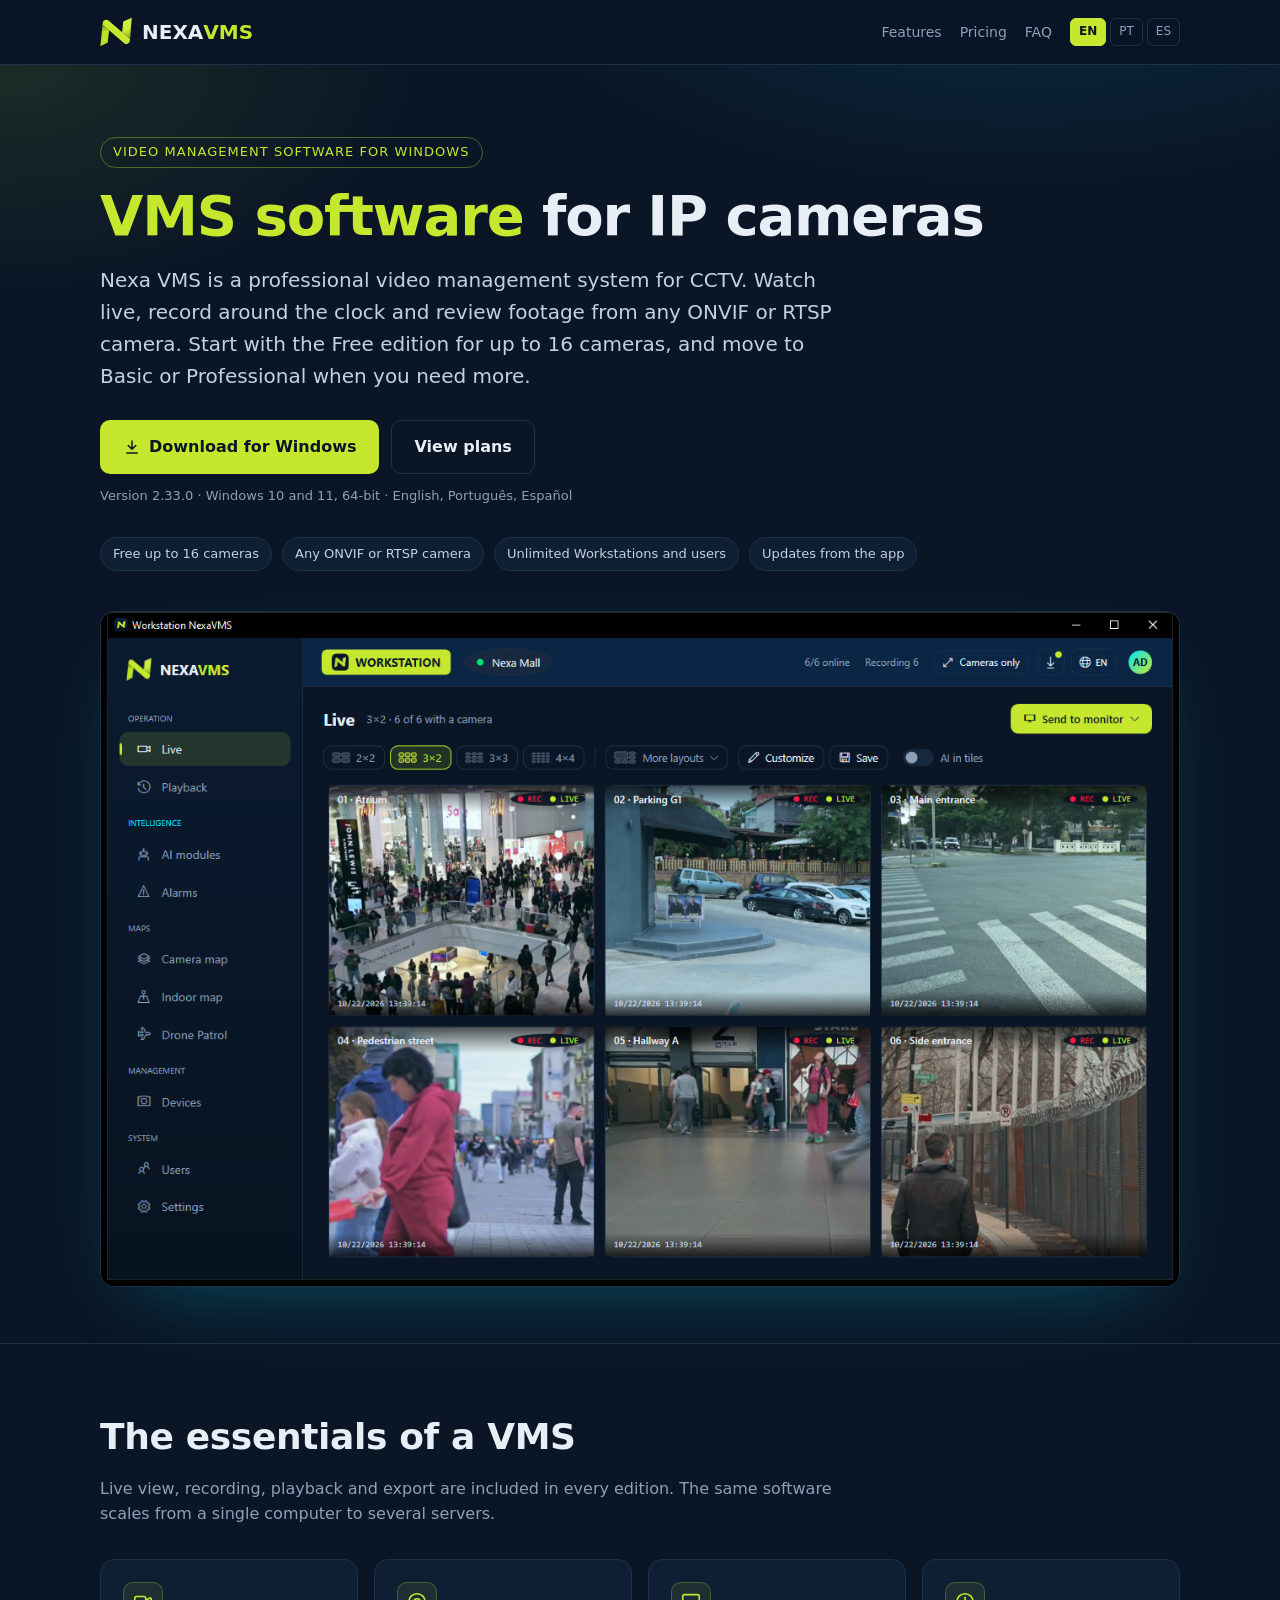
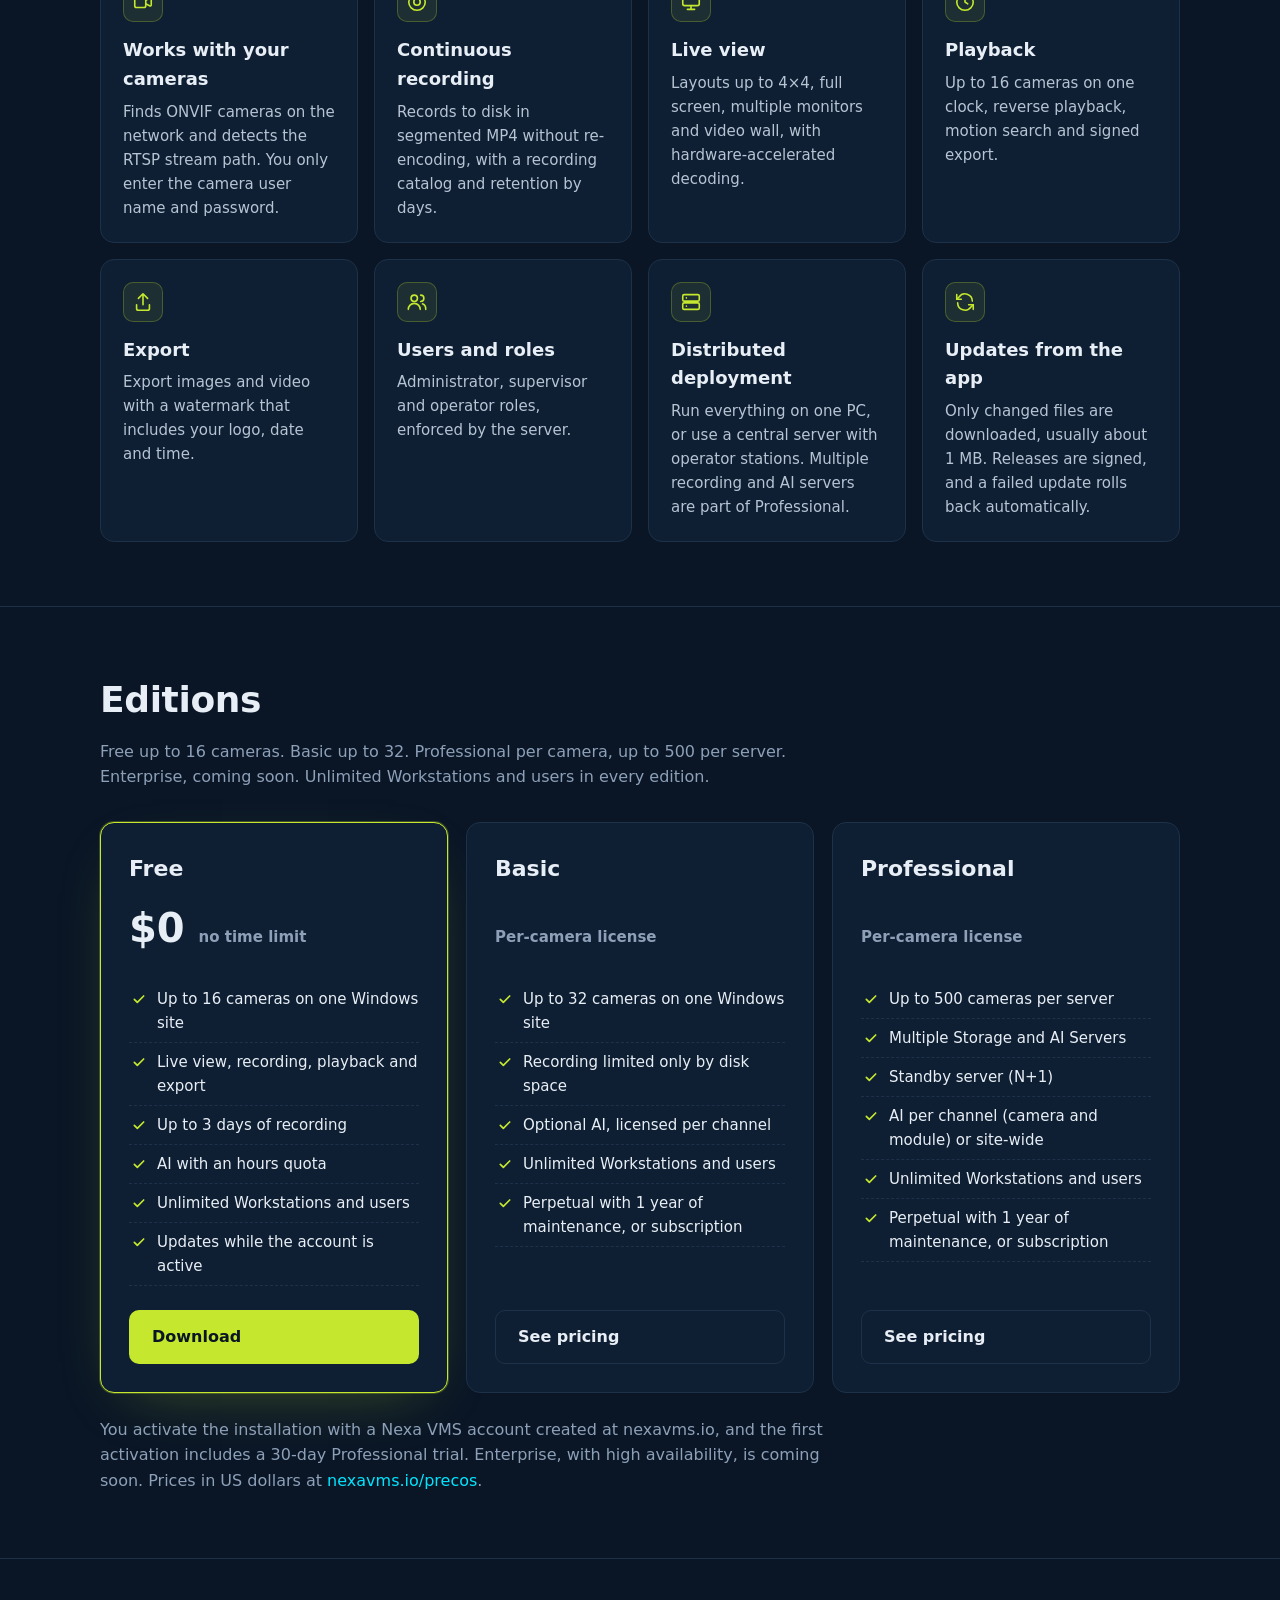
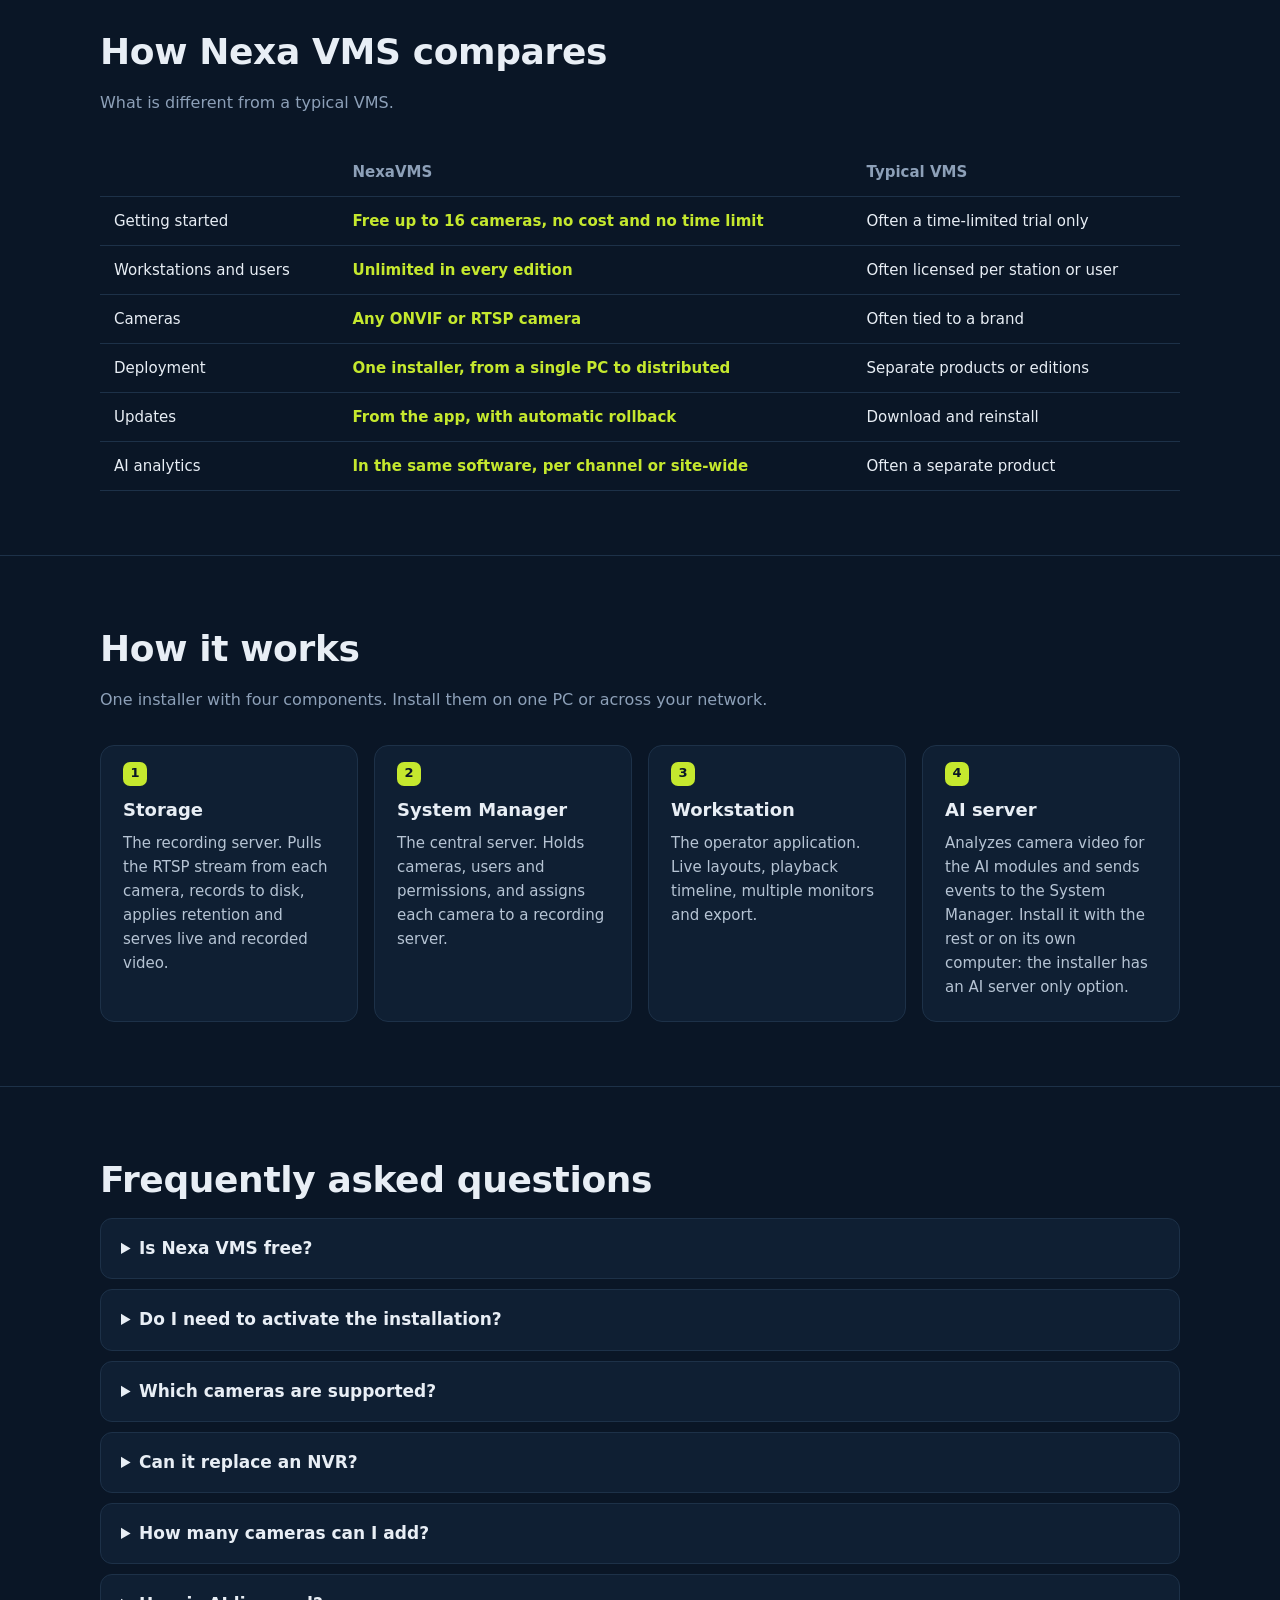
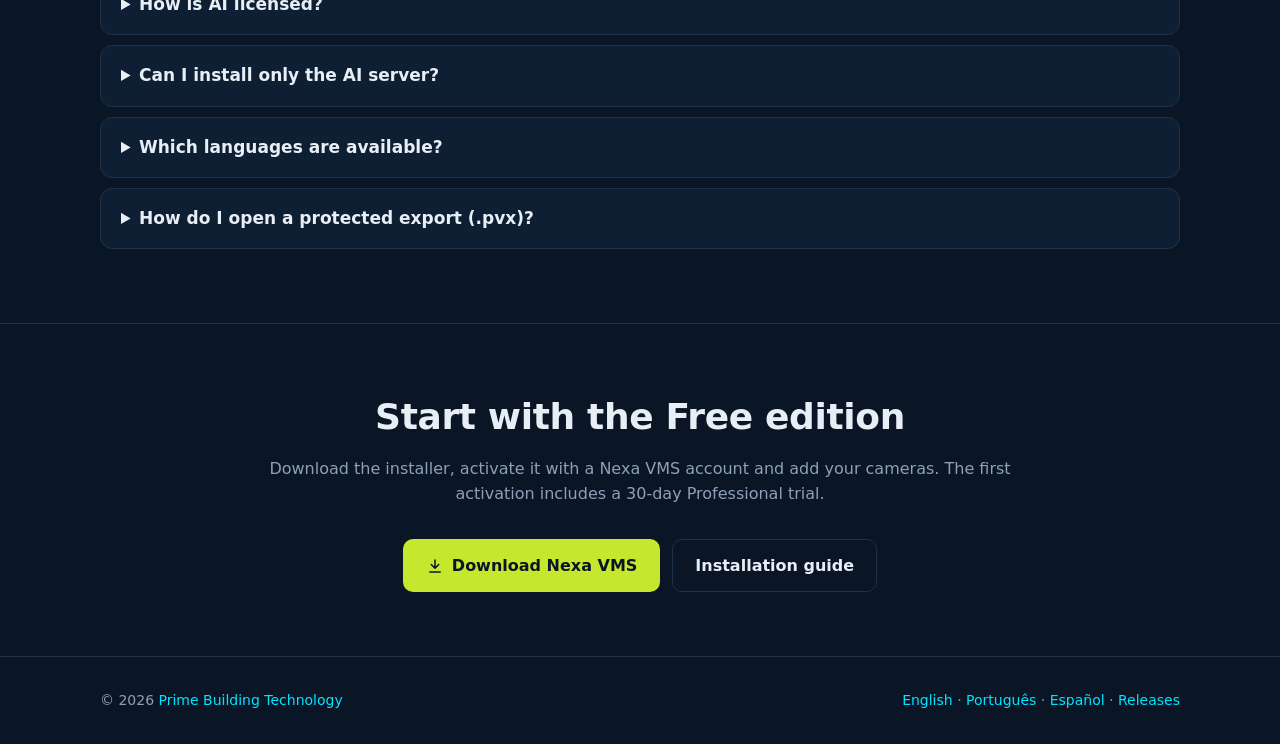
<file: docs/index.html>
<!doctype html>
<html lang="en">
<head>
<meta charset="utf-8">
<meta name="viewport" content="width=device-width, initial-scale=1">
<title>NexaVMS | VMS software for IP cameras and CCTV</title>
<meta name="description" content="Video management software (VMS) for Windows. Live view, continuous recording, playback and export for any ONVIF or RTSP IP camera. Free edition for up to 16 cameras.">
<link rel="canonical" href="https://daniel1ux.github.io/Prime-VMS-Public/">
<link rel="alternate" hreflang="en" href="https://daniel1ux.github.io/Prime-VMS-Public/">
<link rel="alternate" hreflang="pt-BR" href="https://daniel1ux.github.io/Prime-VMS-Public/pt/">
<link rel="alternate" hreflang="es" href="https://daniel1ux.github.io/Prime-VMS-Public/es/">
<link rel="alternate" hreflang="x-default" href="https://daniel1ux.github.io/Prime-VMS-Public/">
<meta name="theme-color" content="#0a1626">
<meta property="og:type" content="website">
<meta property="og:site_name" content="NexaVMS">
<meta property="og:title" content="NexaVMS | VMS software for IP cameras">
<meta property="og:description" content="Live view, continuous recording, playback and export for any ONVIF or RTSP camera. Free up to 16 cameras, Basic up to 32 and Professional per camera.">
<meta property="og:url" content="https://daniel1ux.github.io/Prime-VMS-Public/">
<meta property="og:image" content="https://daniel1ux.github.io/Prime-VMS-Public/assets/og.png">
<meta property="og:locale" content="en_US">
<meta property="og:locale:alternate" content="pt_BR">
<meta property="og:locale:alternate" content="es_ES">
<meta name="twitter:card" content="summary_large_image">
<link rel="icon" href="assets/favicon.svg" type="image/svg+xml">
<link rel="stylesheet" href="assets/site.css">
<script type="application/ld+json">
{
  "@context": "https://schema.org",
  "@type": "SoftwareApplication",
  "name": "NexaVMS",
  "description": "Video management software (VMS) for IP cameras: live view, continuous recording, playback and export. Free edition up to 16 cameras, Basic up to 32 and Professional per camera, up to 500 per server. Unlimited Workstations and users in every edition.",
  "applicationCategory": "SecurityApplication",
  "applicationSubCategory": "Video management software (VMS)",
  "operatingSystem": "Windows 10, Windows 11",
  "softwareVersion": "2.33.0",
  "inLanguage": ["en", "pt-BR", "es"],
  "downloadUrl": "https://github.com/Daniel1ux/Prime-VMS-Public/releases/latest",
  "url": "https://daniel1ux.github.io/Prime-VMS-Public/",
  "image": "https://daniel1ux.github.io/Prime-VMS-Public/assets/workstation-en.png",
  "offers": { "@type": "Offer", "name": "Nexa VMS Free", "description": "Free edition: up to 16 cameras on one Windows site, up to 3 days of recording, no time limit.", "price": "0", "priceCurrency": "USD", "category": "free", "url": "https://nexavms.io/precos" },
  "publisher": { "@type": "Organization", "name": "Prime Building Technology", "url": "https://primebr.com.br/" }
}
</script>
<script type="application/ld+json">
{
  "@context": "https://schema.org",
  "@type": "FAQPage",
  "mainEntity": [
    { "@type": "Question", "name": "Is Nexa VMS free?", "acceptedAnswer": { "@type": "Answer", "text": "The Free edition costs nothing and has no time limit. It covers up to 16 cameras on one Windows site, with up to 3 days of recording and an AI hours quota. Basic and Professional are licensed per camera, either as a perpetual license with 1 year of maintenance or as a subscription. Prices in US dollars are at nexavms.io/precos." } },
    { "@type": "Question", "name": "Do I need to activate the installation?", "acceptedAnswer": { "@type": "Answer", "text": "Yes. You activate the installation from the System Manager Console with a Nexa VMS account created at nexavms.io. Until it is activated, the system does not record or show video. The first activation includes a 30-day Professional trial. After that, the installation returns to Free unless you buy a license." } },
    { "@type": "Question", "name": "Which cameras are supported?", "acceptedAnswer": { "@type": "Answer", "text": "Any IP camera with ONVIF or RTSP. Nexa VMS finds ONVIF cameras on the network and detects the stream path." } },
    { "@type": "Question", "name": "Can it replace an NVR?", "acceptedAnswer": { "@type": "Answer", "text": "Nexa VMS records IP cameras directly on a Windows PC or server, with retention by days. It can also record from existing recorders that provide RTSP streams." } },
    { "@type": "Question", "name": "How many cameras can I add?", "acceptedAnswer": { "@type": "Answer", "text": "Up to 16 on Free and up to 32 on Basic. Professional is licensed per camera, up to 500 per server, with multiple Storage and AI Servers and a standby server (N+1). The Enterprise edition, with high availability, is coming soon." } },
    { "@type": "Question", "name": "How is AI licensed?", "acceptedAnswer": { "@type": "Answer", "text": "Video analytics (people counting, face recognition, license plates, smart search and perimeter protection) are licensed per channel, meaning per camera and module, or as site-wide AI. Free includes an AI hours quota. On Free, face recognition is available only in demo mode and during the trial." } },
    { "@type": "Question", "name": "Can I install only the AI server?", "acceptedAnswer": { "@type": "Answer", "text": "Yes. In the installer, choose AI server only. It installs just the AI server on that computer, with its own name, address and password, and can connect it to an existing System Manager right away or later. You can have several AI servers." } },
    { "@type": "Question", "name": "Which languages are available?", "acceptedAnswer": { "@type": "Answer", "text": "English, Portuguese (Brazil) and Spanish, in the apps, the installer and the release notes." } }
  ]
}
</script>
</head>
<body>
<header class="top">
  <div class="wrap">
    <a class="brand" href="./"><img class="logo-n" src="assets/nexavms-n.svg" width="32" height="32" alt=""><span>NEXA<b>VMS</b></span></a>
    <nav>
      <a class="hide-sm" href="#features">Features</a>
      <a class="hide-sm" href="#pricing">Pricing</a>
      <a class="hide-sm" href="#faq">FAQ</a>
      <span class="langs"><a href="./" aria-current="page" hreflang="en">EN</a><a href="pt/" hreflang="pt-BR">PT</a><a href="es/" hreflang="es">ES</a></span>
    </nav>
  </div>
</header>

<main>
<div class="hero">
  <div class="wrap">
    <span class="eyebrow">Video management software for Windows</span>
    <h1><em>VMS software</em> for IP cameras</h1>
    <p class="lead">Nexa VMS is a professional video management system for CCTV. Watch live, record around the clock and review footage from any ONVIF or RTSP camera. Start with the Free edition for up to 16 cameras, and move to Basic or Professional when you need more.</p>
    <div class="cta">
      <a class="btn btn-primary" href="https://github.com/Daniel1ux/Prime-VMS-Public/releases/latest"><svg viewBox="0 0 24 24" aria-hidden="true"><path d="M12 4v11M7 10l5 5 5-5M5 20h14"/></svg>Download for Windows</a>
      <a class="btn btn-ghost" href="#pricing">View plans</a>
      <small>Version 2.33.0 · Windows 10 and 11, 64-bit · English, Português, Español</small>
    </div>
    <div class="trust">
      <span>Free up to 16 cameras</span><span>Any ONVIF or RTSP camera</span><span>Unlimited Workstations and users</span><span>Updates from the app</span>
    </div>
    <img class="shot" src="assets/workstation-en.png" width="1280" height="800" alt="Nexa VMS Workstation with a live view layout of IP cameras">
  </div>
</div>

<section id="features">
  <div class="wrap">
    <h2>The essentials of a VMS</h2>
    <p class="sub">Live view, recording, playback and export are included in every edition. The same software scales from a single computer to several servers.</p>
    <div class="grid">
      <div class="card"><div class="ico"><svg viewBox="0 0 24 24" aria-hidden="true"><path d="M15 10l4.55-2.28A1 1 0 0 1 21 8.62v6.76a1 1 0 0 1-1.45.9L15 14"/><rect x="3" y="6" width="12" height="12" rx="2"/></svg></div><h3>Works with your cameras</h3><p>Finds ONVIF cameras on the network and detects the RTSP stream path. You only enter the camera user name and password.</p></div>
      <div class="card"><div class="ico"><svg viewBox="0 0 24 24" aria-hidden="true"><circle cx="12" cy="12" r="9"/><circle cx="12" cy="12" r="3.5"/></svg></div><h3>Continuous recording</h3><p>Records to disk in segmented MP4 without re-encoding, with a recording catalog and retention by days.</p></div>
      <div class="card"><div class="ico"><svg viewBox="0 0 24 24" aria-hidden="true"><rect x="3" y="4" width="18" height="12" rx="2"/><path d="M8 20h8M12 16v4"/></svg></div><h3>Live view</h3><p>Layouts up to 4×4, full screen, multiple monitors and video wall, with hardware-accelerated decoding.</p></div>
      <div class="card"><div class="ico"><svg viewBox="0 0 24 24" aria-hidden="true"><circle cx="12" cy="12" r="9"/><path d="M12 7v5l3 2"/></svg></div><h3>Playback</h3><p>Up to 16 cameras on one clock, reverse playback, motion search and signed export.</p></div>
      <div class="card"><div class="ico"><svg viewBox="0 0 24 24" aria-hidden="true"><path d="M12 15V3M7 8l5-5 5 5"/><path d="M5 15v4a2 2 0 0 0 2 2h10a2 2 0 0 0 2-2v-4"/></svg></div><h3>Export</h3><p>Export images and video with a watermark that includes your logo, date and time.</p></div>
      <div class="card"><div class="ico"><svg viewBox="0 0 24 24" aria-hidden="true"><circle cx="9" cy="8" r="3.5"/><path d="M2.5 20a6.5 6.5 0 0 1 13 0"/><path d="M16 4.5a3.5 3.5 0 0 1 0 7M18 14a6 6 0 0 1 3.5 6"/></svg></div><h3>Users and roles</h3><p>Administrator, supervisor and operator roles, enforced by the server.</p></div>
      <div class="card"><div class="ico"><svg viewBox="0 0 24 24" aria-hidden="true"><rect x="3" y="4" width="18" height="7" rx="1.5"/><rect x="3" y="13" width="18" height="7" rx="1.5"/><path d="M7 7.5h.01M7 16.5h.01"/></svg></div><h3>Distributed deployment</h3><p>Run everything on one PC, or use a central server with operator stations. Multiple recording and AI servers are part of Professional.</p></div>
      <div class="card"><div class="ico"><svg viewBox="0 0 24 24" aria-hidden="true"><path d="M20 11a8 8 0 0 0-14.5-4.5L3 9"/><path d="M3 4v5h5"/><path d="M4 13a8 8 0 0 0 14.5 4.5L21 15"/><path d="M21 20v-5h-5"/></svg></div><h3>Updates from the app</h3><p>Only changed files are downloaded, usually about 1 MB. Releases are signed, and a failed update rolls back automatically.</p></div>
    </div>
  </div>
</section>

<section id="pricing">
  <div class="wrap">
    <h2>Editions</h2>
    <p class="sub">Free up to 16 cameras. Basic up to 32. Professional per camera, up to 500 per server. Enterprise, coming soon. Unlimited Workstations and users in every edition.</p>
    <div class="plans">
      <div class="plan free">
        <h3>Free</h3>
        <div class="price">$0 <small>no time limit</small></div>
        <ul>
          <li>Up to 16 cameras on one Windows site</li>
          <li>Live view, recording, playback and export</li>
          <li>Up to 3 days of recording</li>
          <li>AI with an hours quota</li>
          <li>Unlimited Workstations and users</li>
          <li>Updates while the account is active</li>
        </ul>
        <a class="btn btn-primary" href="https://github.com/Daniel1ux/Prime-VMS-Public/releases/latest">Download</a>
      </div>
      <div class="plan">
        <h3>Basic</h3>
        <div class="price"><small>Per-camera license</small></div>
        <ul>
          <li>Up to 32 cameras on one Windows site</li>
          <li>Recording limited only by disk space</li>
          <li>Optional AI, licensed per channel</li>
          <li>Unlimited Workstations and users</li>
          <li>Perpetual with 1 year of maintenance, or subscription</li>
        </ul>
        <a class="btn btn-ghost" href="https://nexavms.io/precos">See pricing</a>
      </div>
      <div class="plan">
        <h3>Professional</h3>
        <div class="price"><small>Per-camera license</small></div>
        <ul>
          <li>Up to 500 cameras per server</li>
          <li>Multiple Storage and AI Servers</li>
          <li>Standby server (N+1)</li>
          <li>AI per channel (camera and module) or site-wide</li>
          <li>Unlimited Workstations and users</li>
          <li>Perpetual with 1 year of maintenance, or subscription</li>
        </ul>
        <a class="btn btn-ghost" href="https://nexavms.io/precos">See pricing</a>
      </div>
    </div>
    <p class="sub" style="margin:24px 0 0">You activate the installation with a Nexa VMS account created at nexavms.io, and the first activation includes a 30-day Professional trial. Enterprise, with high availability, is coming soon. Prices in US dollars at <a href="https://nexavms.io/precos">nexavms.io/precos</a>.</p>
  </div>
</section>

<section>
  <div class="wrap">
    <h2>How Nexa VMS compares</h2>
    <p class="sub">What is different from a typical VMS.</p>
    <div class="table-wrap">
      <table>
        <thead><tr><th></th><th>NexaVMS</th><th>Typical VMS</th></tr></thead>
        <tbody>
          <tr><td>Getting started</td><td class="us">Free up to 16 cameras, no cost and no time limit</td><td>Often a time-limited trial only</td></tr>
          <tr><td>Workstations and users</td><td class="us">Unlimited in every edition</td><td>Often licensed per station or user</td></tr>
          <tr><td>Cameras</td><td class="us">Any ONVIF or RTSP camera</td><td>Often tied to a brand</td></tr>
          <tr><td>Deployment</td><td class="us">One installer, from a single PC to distributed</td><td>Separate products or editions</td></tr>
          <tr><td>Updates</td><td class="us">From the app, with automatic rollback</td><td>Download and reinstall</td></tr>
          <tr><td>AI analytics</td><td class="us">In the same software, per channel or site-wide</td><td>Often a separate product</td></tr>
        </tbody>
      </table>
    </div>
  </div>
</section>

<section>
  <div class="wrap">
    <h2>How it works</h2>
    <p class="sub">One installer with four components. Install them on one PC or across your network.</p>
    <div class="flow">
      <div class="card"><h3>Storage</h3><p>The recording server. Pulls the RTSP stream from each camera, records to disk, applies retention and serves live and recorded video.</p></div>
      <div class="card"><h3>System Manager</h3><p>The central server. Holds cameras, users and permissions, and assigns each camera to a recording server.</p></div>
      <div class="card"><h3>Workstation</h3><p>The operator application. Live layouts, playback timeline, multiple monitors and export.</p></div>
      <div class="card"><h3>AI server</h3><p>Analyzes camera video for the AI modules and sends events to the System Manager. Install it with the rest or on its own computer: the installer has an AI server only option.</p></div>
    </div>
  </div>
</section>

<section id="faq">
  <div class="wrap">
    <h2>Frequently asked questions</h2>
    <details><summary>Is Nexa VMS free?</summary><p>The Free edition costs nothing and has no time limit. It covers up to 16 cameras on one Windows site, with up to 3 days of recording and an AI hours quota. Basic and Professional are licensed per camera, either as a perpetual license with 1 year of maintenance or as a subscription. Prices in US dollars are at <a href="https://nexavms.io/precos">nexavms.io/precos</a>.</p></details>
    <details><summary>Do I need to activate the installation?</summary><p>Yes. You activate the installation from the System Manager Console with a Nexa VMS account created at <a href="https://nexavms.io/">nexavms.io</a>. Until it is activated, the system does not record or show video. The first activation includes a 30-day Professional trial. After that, the installation returns to Free unless you buy a license.</p></details>
    <details><summary>Which cameras are supported?</summary><p>Any IP camera with ONVIF or RTSP. Nexa VMS finds ONVIF cameras on the network and detects the stream path.</p></details>
    <details><summary>Can it replace an NVR?</summary><p>Nexa VMS records IP cameras directly on a Windows PC or server, with retention by days. It can also record from existing recorders that provide RTSP streams.</p></details>
    <details><summary>How many cameras can I add?</summary><p>Up to 16 on Free and up to 32 on Basic. Professional is licensed per camera, up to 500 per server, with multiple Storage and AI Servers and a standby server (N+1). The Enterprise edition, with high availability, is coming soon.</p></details>
    <details><summary>How is AI licensed?</summary><p>Video analytics (people counting, face recognition, license plates, smart search and perimeter protection) are licensed per channel, meaning per camera and module, or as site-wide AI. Free includes an AI hours quota. On Free, face recognition is available only in demo mode and during the trial.</p></details>
    <details><summary>Can I install only the AI server?</summary><p>Yes. In the installer, choose AI server only. It installs just the AI server on that computer, with its own name, address and password, and can connect it to an existing System Manager right away or later. You can have several AI servers.</p></details>
    <details><summary>Which languages are available?</summary><p>English, Portuguese (Brazil) and Spanish, in the apps, the installer and the release notes.</p></details>
    <details><summary>How do I open a protected export (.pvx)?</summary><p>Protected exports are encrypted with a password and only open in Nexa Player, free, for Windows. <a href="https://github.com/Daniel1ux/Prime-VMS-Public/releases/latest/download/NexaPlayer-win-x64.zip">Download Nexa Player</a>, extract the zip, open PrimePlayer.exe, choose the .pvx file and enter the password. Nexa Player shows whether each video is intact and signed.</p></details>
  </div>
</section>

<section class="final">
  <div class="wrap">
    <h2>Start with the Free edition</h2>
    <p class="sub" style="margin-left:auto;margin-right:auto">Download the installer, activate it with a Nexa VMS account and add your cameras. The first activation includes a 30-day Professional trial.</p>
    <div class="cta">
      <a class="btn btn-primary" href="https://github.com/Daniel1ux/Prime-VMS-Public/releases/latest"><svg viewBox="0 0 24 24" aria-hidden="true"><path d="M12 4v11M7 10l5 5 5-5M5 20h14"/></svg>Download Nexa VMS</a>
      <a class="btn btn-ghost" href="https://github.com/Daniel1ux/Prime-VMS-Public#readme">Installation guide</a>
    </div>
  </div>
</section>
</main>

<footer>
  <div class="wrap">
    <span>© 2026 <a href="https://primebr.com.br/">Prime Building Technology</a></span>
    <span><a href="./">English</a> · <a href="pt/">Português</a> · <a href="es/">Español</a> · <a href="https://github.com/Daniel1ux/Prime-VMS-Public/releases">Releases</a></span>
  </div>
</footer>
</body>
</html>
</file>
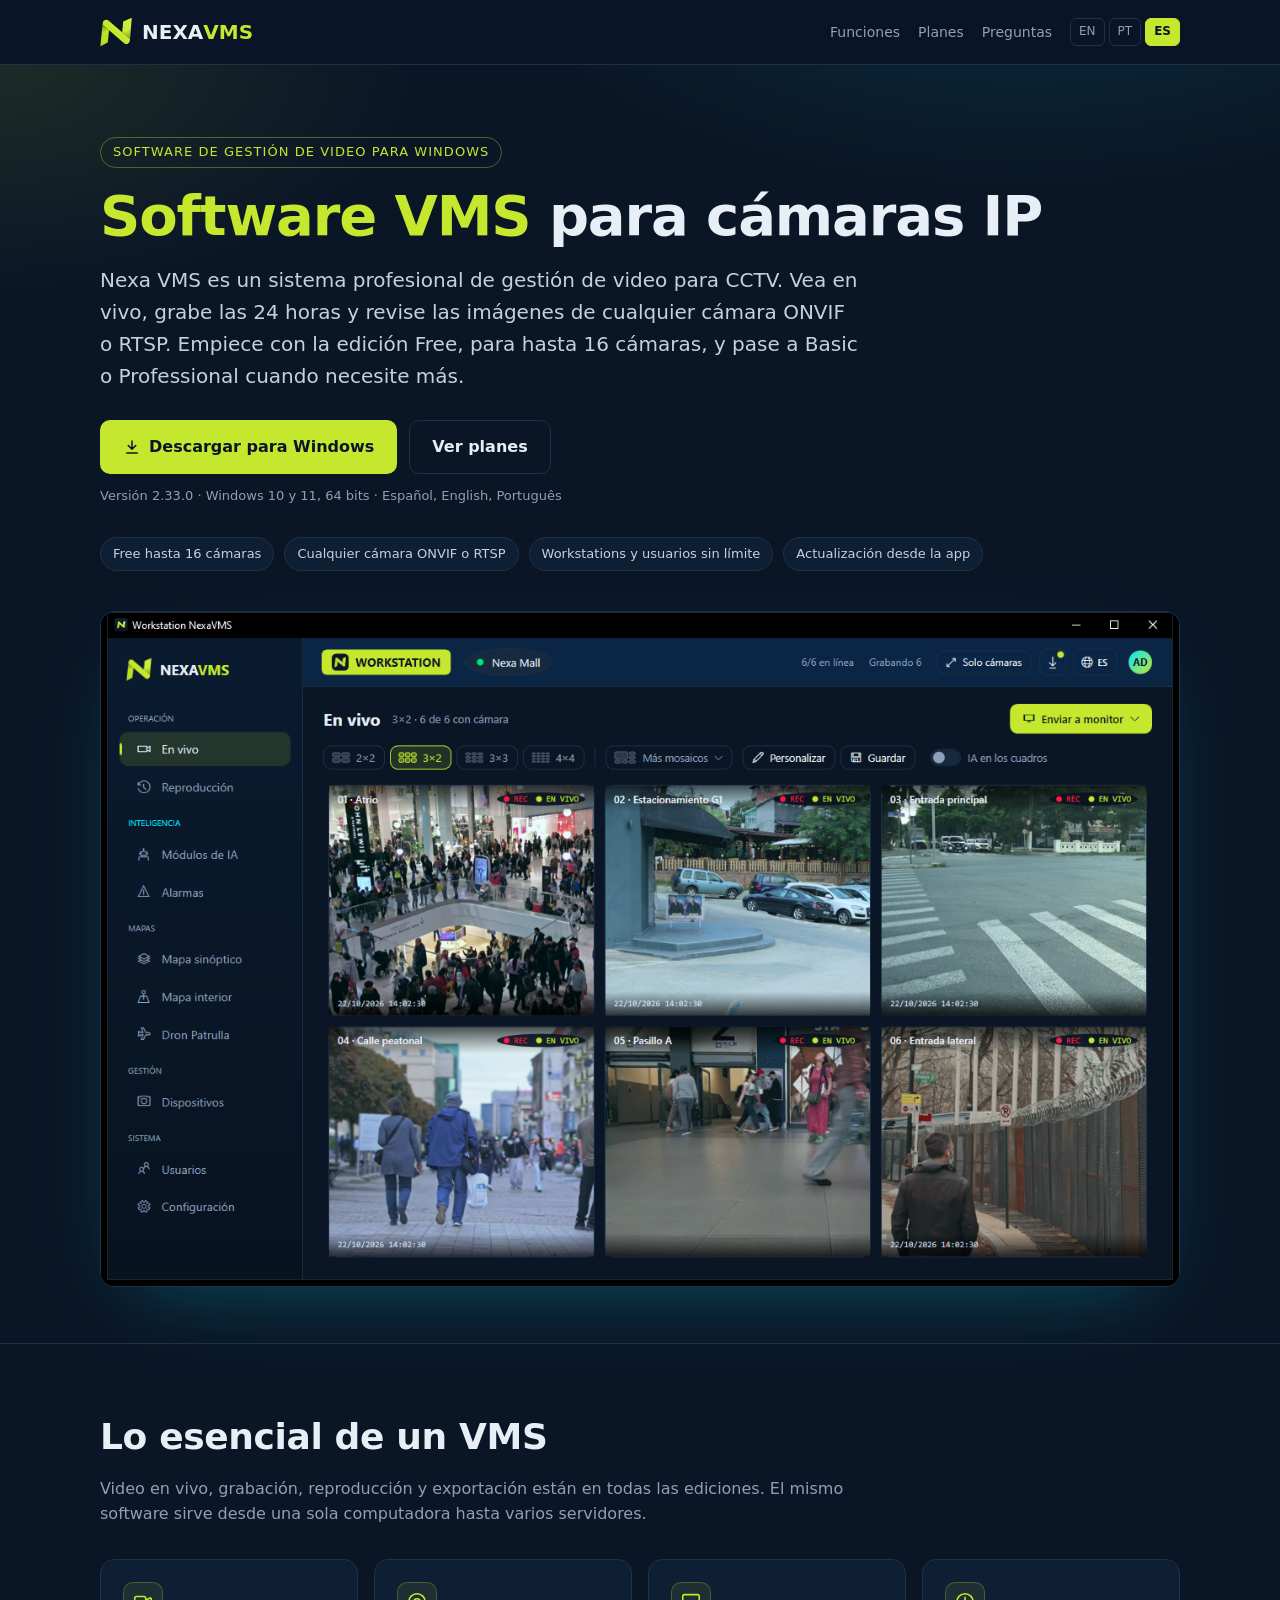
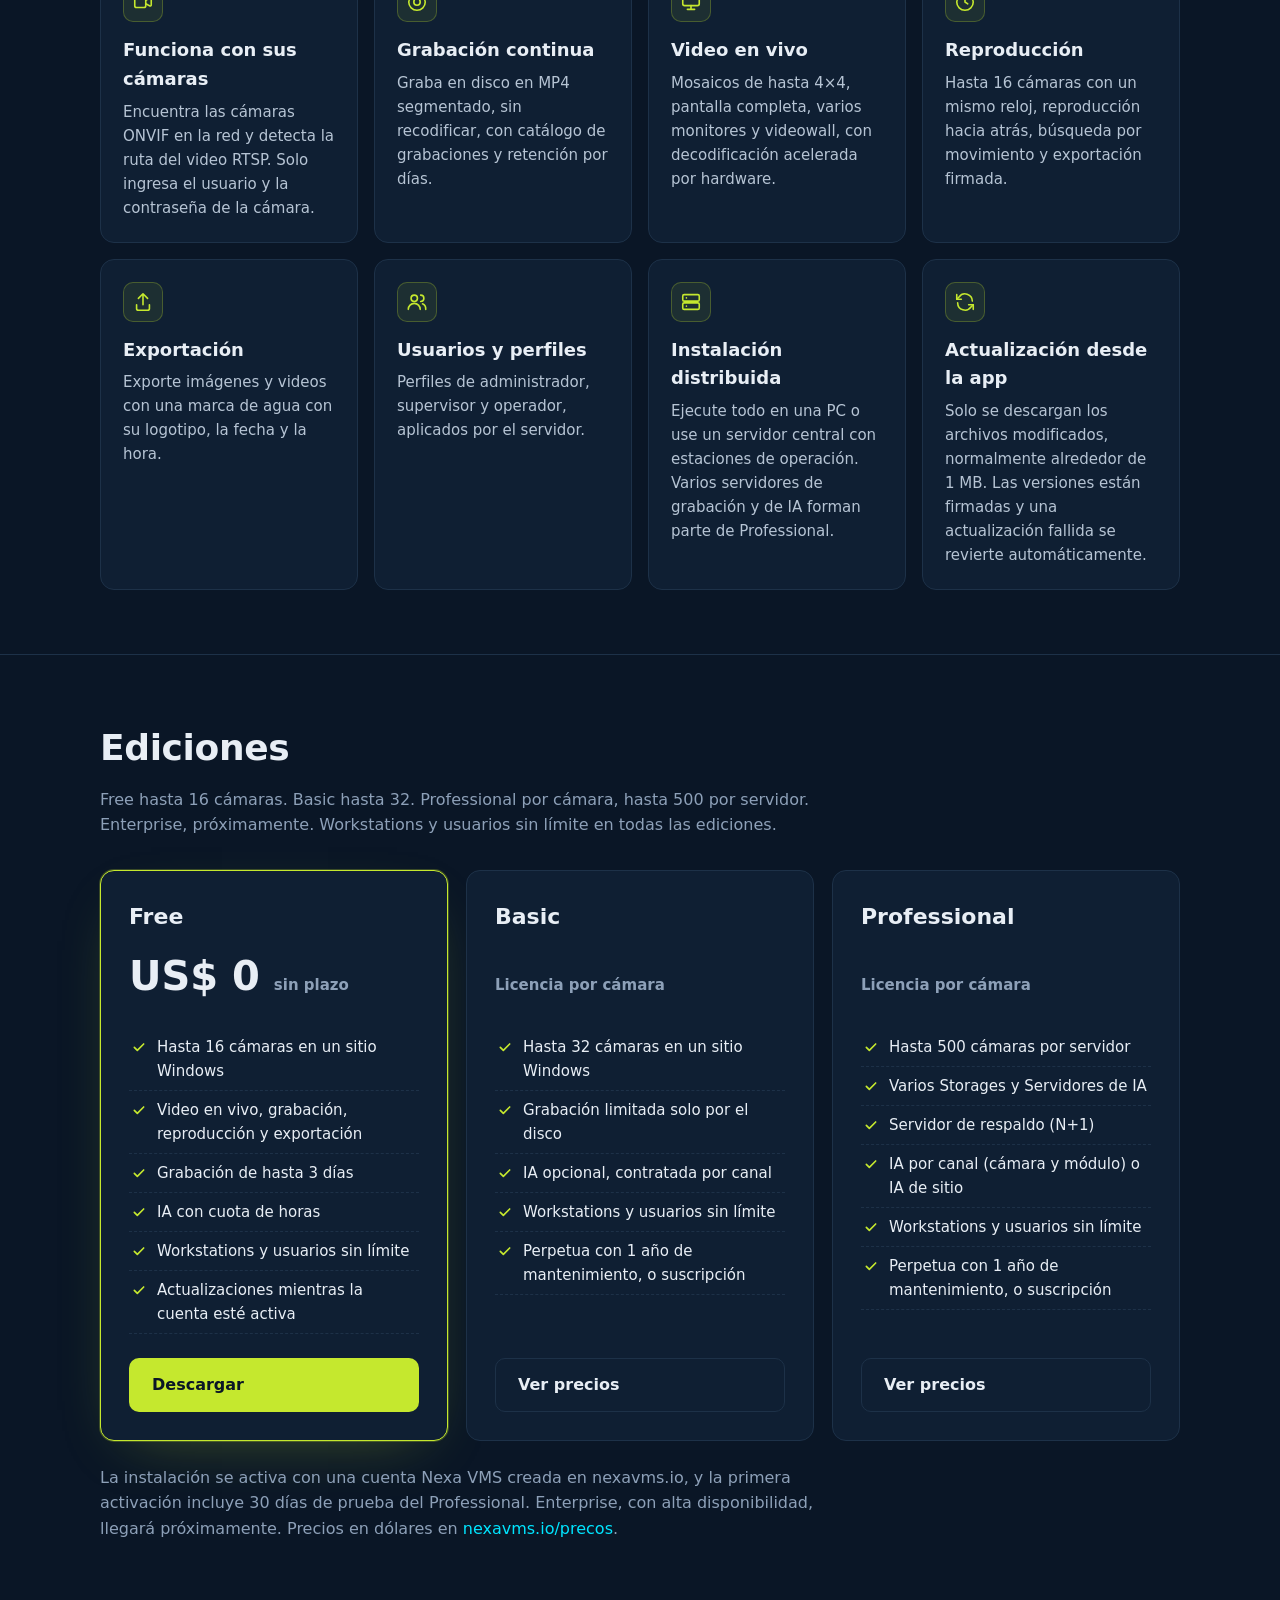
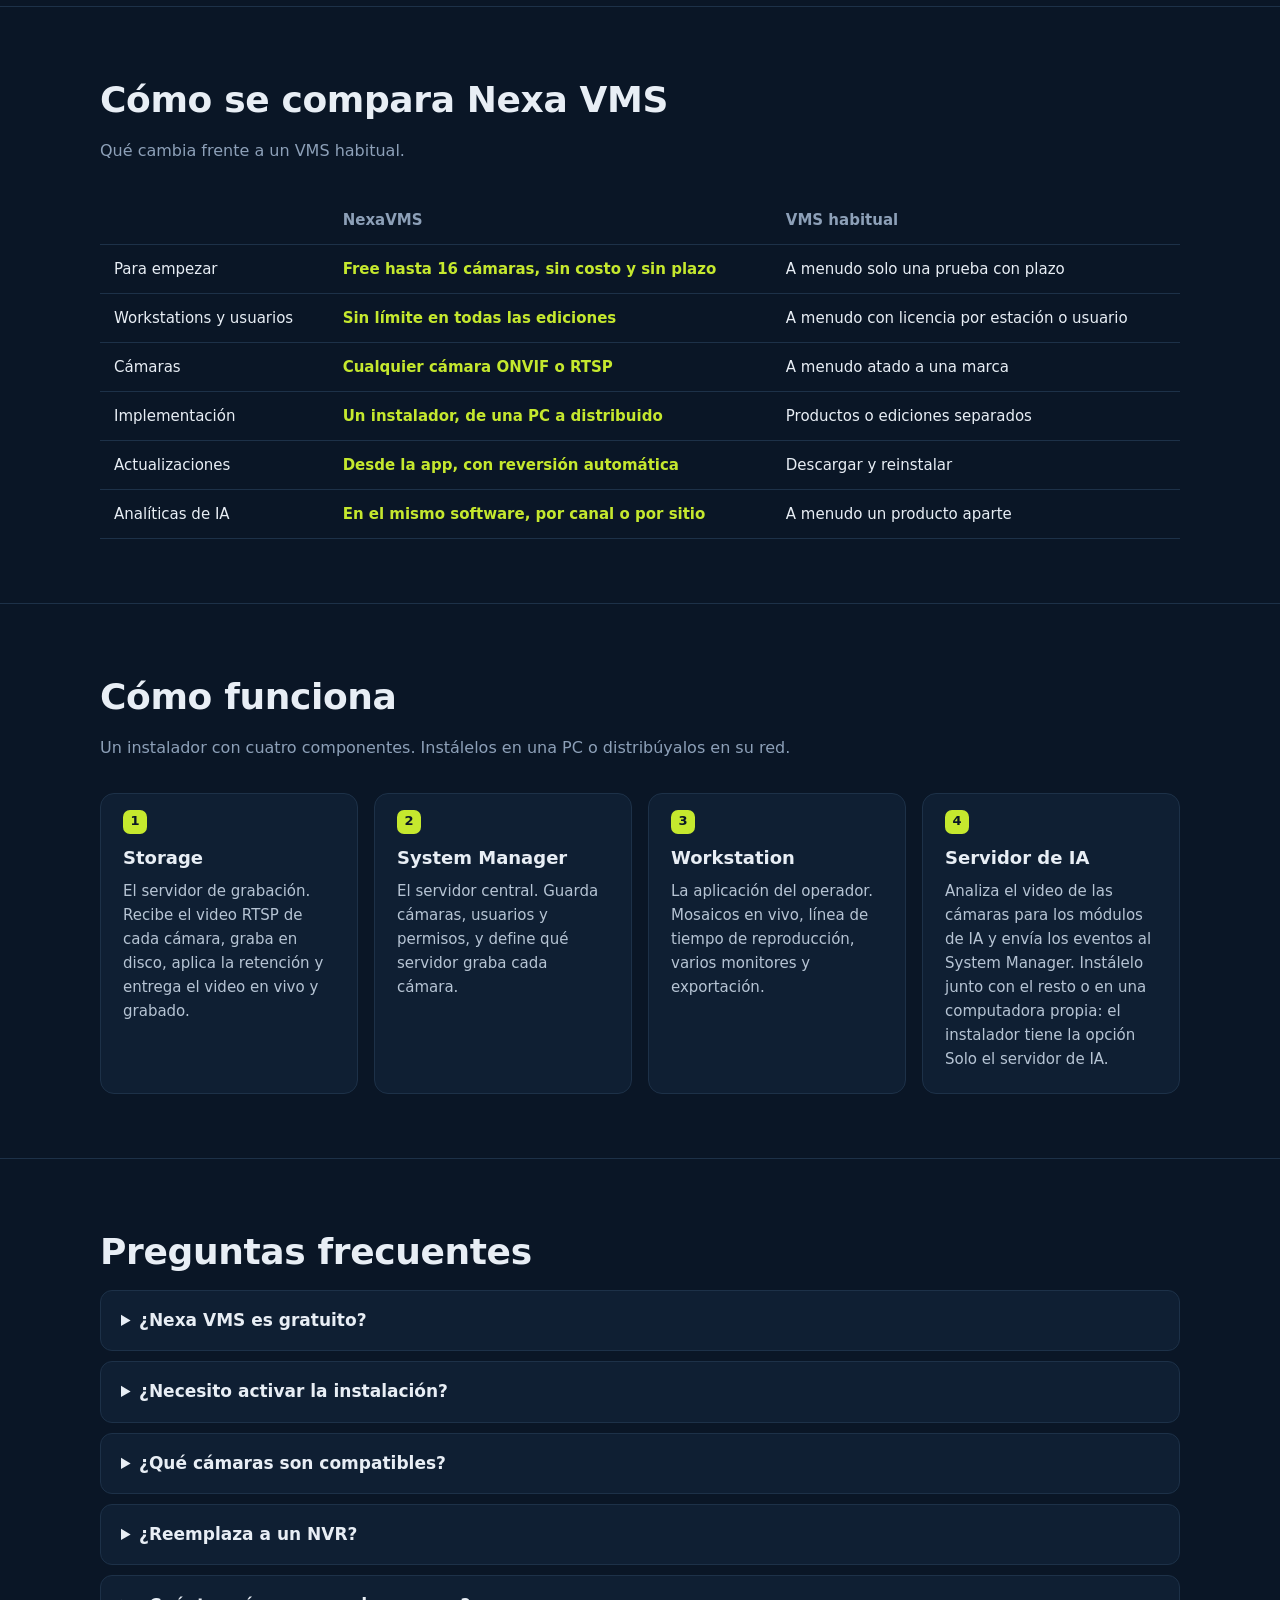
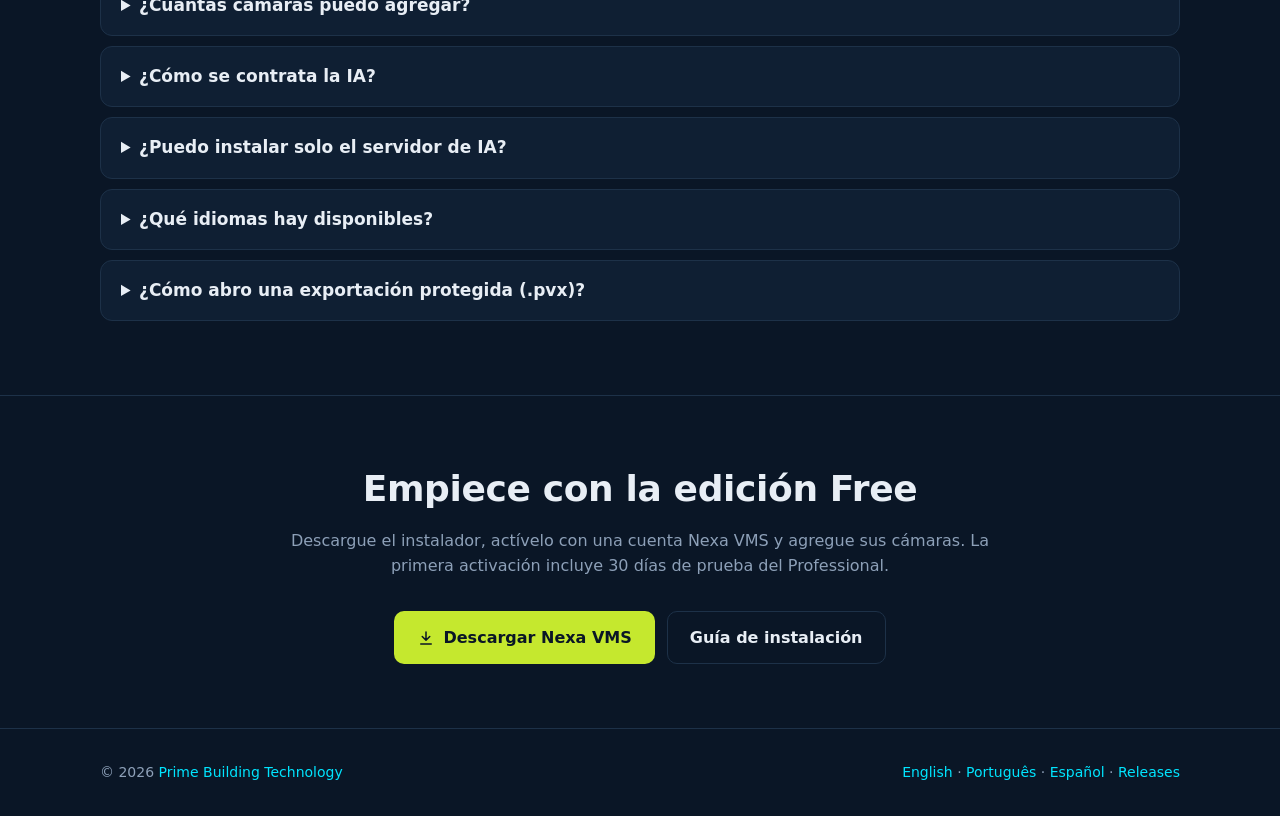
<file: docs/es/index.html>
<!doctype html>
<html lang="es">
<head>
<meta charset="utf-8">
<meta name="viewport" content="width=device-width, initial-scale=1">
<title>NexaVMS | Software VMS para cámaras IP y CCTV</title>
<meta name="description" content="Software de gestión de video (VMS) para Windows. Video en vivo, grabación continua, reproducción y exportación para cualquier cámara IP ONVIF o RTSP. Edición Free para hasta 16 cámaras.">
<link rel="canonical" href="https://daniel1ux.github.io/Prime-VMS-Public/es/">
<link rel="alternate" hreflang="en" href="https://daniel1ux.github.io/Prime-VMS-Public/">
<link rel="alternate" hreflang="pt-BR" href="https://daniel1ux.github.io/Prime-VMS-Public/pt/">
<link rel="alternate" hreflang="es" href="https://daniel1ux.github.io/Prime-VMS-Public/es/">
<link rel="alternate" hreflang="x-default" href="https://daniel1ux.github.io/Prime-VMS-Public/">
<meta name="theme-color" content="#0a1626">
<meta property="og:type" content="website">
<meta property="og:site_name" content="NexaVMS">
<meta property="og:title" content="NexaVMS | Software VMS para cámaras IP">
<meta property="og:description" content="Video en vivo, grabación continua, reproducción y exportación para cualquier cámara ONVIF o RTSP. Free hasta 16 cámaras, Basic hasta 32 y Professional por cámara.">
<meta property="og:url" content="https://daniel1ux.github.io/Prime-VMS-Public/es/">
<meta property="og:image" content="https://daniel1ux.github.io/Prime-VMS-Public/assets/og.png">
<meta property="og:locale" content="es_ES">
<meta property="og:locale:alternate" content="en_US">
<meta property="og:locale:alternate" content="pt_BR">
<meta name="twitter:card" content="summary_large_image">
<link rel="icon" href="../assets/favicon.svg" type="image/svg+xml">
<link rel="stylesheet" href="../assets/site.css">
<script type="application/ld+json">
{
  "@context": "https://schema.org",
  "@type": "SoftwareApplication",
  "name": "NexaVMS",
  "description": "Software de gestión de video (VMS) para cámaras IP: video en vivo, grabación continua, reproducción y exportación. Edición Free hasta 16 cámaras, Basic hasta 32 y Professional por cámara, hasta 500 por servidor. Workstations y usuarios sin límite en todas las ediciones.",
  "applicationCategory": "SecurityApplication",
  "applicationSubCategory": "Software de gestión de video (VMS)",
  "operatingSystem": "Windows 10, Windows 11",
  "softwareVersion": "2.33.0",
  "inLanguage": ["es", "en", "pt-BR"],
  "downloadUrl": "https://github.com/Daniel1ux/Prime-VMS-Public/releases/latest",
  "url": "https://daniel1ux.github.io/Prime-VMS-Public/es/",
  "image": "https://daniel1ux.github.io/Prime-VMS-Public/assets/workstation-es.png",
  "offers": { "@type": "Offer", "name": "Nexa VMS Free", "description": "Edición Free: hasta 16 cámaras en un sitio Windows, grabación de hasta 3 días, sin plazo.", "price": "0", "priceCurrency": "USD", "category": "free", "url": "https://nexavms.io/precos" },
  "publisher": { "@type": "Organization", "name": "Prime Building Technology", "url": "https://primebr.com.br/" }
}
</script>
<script type="application/ld+json">
{
  "@context": "https://schema.org",
  "@type": "FAQPage",
  "mainEntity": [
    { "@type": "Question", "name": "¿Nexa VMS es gratuito?", "acceptedAnswer": { "@type": "Answer", "text": "La edición Free es gratuita y sin plazo, para hasta 16 cámaras en un sitio Windows, con grabación de hasta 3 días y una cuota de horas de IA. Basic y Professional se venden por cámara, como licencia perpetua con 1 año de mantenimiento o como suscripción. Los precios, en dólares, están en nexavms.io/precos." } },
    { "@type": "Question", "name": "¿Necesito activar la instalación?", "acceptedAnswer": { "@type": "Answer", "text": "Sí. La instalación se activa desde la Consola del System Manager con una cuenta Nexa VMS creada en nexavms.io. Sin activación, el sistema no graba ni muestra video. La primera activación incluye 30 días de prueba del Professional; después, la instalación vuelve a Free si no se compra una licencia." } },
    { "@type": "Question", "name": "¿Qué cámaras son compatibles?", "acceptedAnswer": { "@type": "Answer", "text": "Cualquier cámara IP con ONVIF o RTSP. Nexa VMS encuentra las cámaras ONVIF en la red y detecta la ruta del video." } },
    { "@type": "Question", "name": "¿Reemplaza a un NVR?", "acceptedAnswer": { "@type": "Answer", "text": "Nexa VMS graba las cámaras IP directamente en una PC o servidor Windows, con retención por días. También puede grabar desde grabadores existentes que ofrecen RTSP." } },
    { "@type": "Question", "name": "¿Cuántas cámaras puedo agregar?", "acceptedAnswer": { "@type": "Answer", "text": "Hasta 16 en Free y hasta 32 en Basic. En Professional, la licencia es por cámara, hasta 500 por servidor, con varios Storages y Servidores de IA y servidor de respaldo (N+1). La edición Enterprise, con alta disponibilidad, llegará próximamente." } },
    { "@type": "Question", "name": "¿Cómo se contrata la IA?", "acceptedAnswer": { "@type": "Answer", "text": "Las analíticas de video (conteo de personas, reconocimiento facial, placas, búsqueda inteligente y protección perimetral) se contratan por canal, es decir, por cámara y módulo, o como IA de sitio. Free incluye una cuota de horas de IA. En Free, el reconocimiento facial está disponible solo en el modo demostración y durante la prueba." } },
    { "@type": "Question", "name": "¿Puedo instalar solo el servidor de IA?", "acceptedAnswer": { "@type": "Answer", "text": "Sí. En el instalador, elija Solo el servidor de IA. Instala únicamente el servidor de IA en esa computadora, con nombre, dirección y contraseña propios, y puede conectarlo a un System Manager existente en ese momento o después. Puede haber varios servidores de IA." } },
    { "@type": "Question", "name": "¿Qué idiomas hay disponibles?", "acceptedAnswer": { "@type": "Answer", "text": "Español, inglés y portugués (Brasil), en las aplicaciones, el instalador y las notas de versión." } }
  ]
}
</script>
</head>
<body>
<header class="top">
  <div class="wrap">
    <a class="brand" href="./"><img class="logo-n" src="../assets/nexavms-n.svg" width="32" height="32" alt=""><span>NEXA<b>VMS</b></span></a>
    <nav>
      <a class="hide-sm" href="#funciones">Funciones</a>
      <a class="hide-sm" href="#planes">Planes</a>
      <a class="hide-sm" href="#faq">Preguntas</a>
      <span class="langs"><a href="../" hreflang="en">EN</a><a href="../pt/" hreflang="pt-BR">PT</a><a href="./" aria-current="page" hreflang="es">ES</a></span>
    </nav>
  </div>
</header>

<main>
<div class="hero">
  <div class="wrap">
    <span class="eyebrow">Software de gestión de video para Windows</span>
    <h1><em>Software VMS</em> para cámaras IP</h1>
    <p class="lead">Nexa VMS es un sistema profesional de gestión de video para CCTV. Vea en vivo, grabe las 24 horas y revise las imágenes de cualquier cámara ONVIF o RTSP. Empiece con la edición Free, para hasta 16 cámaras, y pase a Basic o Professional cuando necesite más.</p>
    <div class="cta">
      <a class="btn btn-primary" href="https://github.com/Daniel1ux/Prime-VMS-Public/releases/latest"><svg viewBox="0 0 24 24" aria-hidden="true"><path d="M12 4v11M7 10l5 5 5-5M5 20h14"/></svg>Descargar para Windows</a>
      <a class="btn btn-ghost" href="#planes">Ver planes</a>
      <small>Versión 2.33.0 · Windows 10 y 11, 64 bits · Español, English, Português</small>
    </div>
    <div class="trust">
      <span>Free hasta 16 cámaras</span><span>Cualquier cámara ONVIF o RTSP</span><span>Workstations y usuarios sin límite</span><span>Actualización desde la app</span>
    </div>
    <img class="shot" src="../assets/workstation-es.png" width="1280" height="800" alt="Workstation de Nexa VMS con un mosaico en vivo de cámaras IP">
  </div>
</div>

<section id="funciones">
  <div class="wrap">
    <h2>Lo esencial de un VMS</h2>
    <p class="sub">Video en vivo, grabación, reproducción y exportación están en todas las ediciones. El mismo software sirve desde una sola computadora hasta varios servidores.</p>
    <div class="grid">
      <div class="card"><div class="ico"><svg viewBox="0 0 24 24" aria-hidden="true"><path d="M15 10l4.55-2.28A1 1 0 0 1 21 8.62v6.76a1 1 0 0 1-1.45.9L15 14"/><rect x="3" y="6" width="12" height="12" rx="2"/></svg></div><h3>Funciona con sus cámaras</h3><p>Encuentra las cámaras ONVIF en la red y detecta la ruta del video RTSP. Solo ingresa el usuario y la contraseña de la cámara.</p></div>
      <div class="card"><div class="ico"><svg viewBox="0 0 24 24" aria-hidden="true"><circle cx="12" cy="12" r="9"/><circle cx="12" cy="12" r="3.5"/></svg></div><h3>Grabación continua</h3><p>Graba en disco en MP4 segmentado, sin recodificar, con catálogo de grabaciones y retención por días.</p></div>
      <div class="card"><div class="ico"><svg viewBox="0 0 24 24" aria-hidden="true"><rect x="3" y="4" width="18" height="12" rx="2"/><path d="M8 20h8M12 16v4"/></svg></div><h3>Video en vivo</h3><p>Mosaicos de hasta 4×4, pantalla completa, varios monitores y videowall, con decodificación acelerada por hardware.</p></div>
      <div class="card"><div class="ico"><svg viewBox="0 0 24 24" aria-hidden="true"><circle cx="12" cy="12" r="9"/><path d="M12 7v5l3 2"/></svg></div><h3>Reproducción</h3><p>Hasta 16 cámaras con un mismo reloj, reproducción hacia atrás, búsqueda por movimiento y exportación firmada.</p></div>
      <div class="card"><div class="ico"><svg viewBox="0 0 24 24" aria-hidden="true"><path d="M12 15V3M7 8l5-5 5 5"/><path d="M5 15v4a2 2 0 0 0 2 2h10a2 2 0 0 0 2-2v-4"/></svg></div><h3>Exportación</h3><p>Exporte imágenes y videos con una marca de agua con su logotipo, la fecha y la hora.</p></div>
      <div class="card"><div class="ico"><svg viewBox="0 0 24 24" aria-hidden="true"><circle cx="9" cy="8" r="3.5"/><path d="M2.5 20a6.5 6.5 0 0 1 13 0"/><path d="M16 4.5a3.5 3.5 0 0 1 0 7M18 14a6 6 0 0 1 3.5 6"/></svg></div><h3>Usuarios y perfiles</h3><p>Perfiles de administrador, supervisor y operador, aplicados por el servidor.</p></div>
      <div class="card"><div class="ico"><svg viewBox="0 0 24 24" aria-hidden="true"><rect x="3" y="4" width="18" height="7" rx="1.5"/><rect x="3" y="13" width="18" height="7" rx="1.5"/><path d="M7 7.5h.01M7 16.5h.01"/></svg></div><h3>Instalación distribuida</h3><p>Ejecute todo en una PC o use un servidor central con estaciones de operación. Varios servidores de grabación y de IA forman parte de Professional.</p></div>
      <div class="card"><div class="ico"><svg viewBox="0 0 24 24" aria-hidden="true"><path d="M20 11a8 8 0 0 0-14.5-4.5L3 9"/><path d="M3 4v5h5"/><path d="M4 13a8 8 0 0 0 14.5 4.5L21 15"/><path d="M21 20v-5h-5"/></svg></div><h3>Actualización desde la app</h3><p>Solo se descargan los archivos modificados, normalmente alrededor de 1 MB. Las versiones están firmadas y una actualización fallida se revierte automáticamente.</p></div>
    </div>
  </div>
</section>

<section id="planes">
  <div class="wrap">
    <h2>Ediciones</h2>
    <p class="sub">Free hasta 16 cámaras. Basic hasta 32. Professional por cámara, hasta 500 por servidor. Enterprise, próximamente. Workstations y usuarios sin límite en todas las ediciones.</p>
    <div class="plans">
      <div class="plan free">
        <h3>Free</h3>
        <div class="price">US$ 0 <small>sin plazo</small></div>
        <ul>
          <li>Hasta 16 cámaras en un sitio Windows</li>
          <li>Video en vivo, grabación, reproducción y exportación</li>
          <li>Grabación de hasta 3 días</li>
          <li>IA con cuota de horas</li>
          <li>Workstations y usuarios sin límite</li>
          <li>Actualizaciones mientras la cuenta esté activa</li>
        </ul>
        <a class="btn btn-primary" href="https://github.com/Daniel1ux/Prime-VMS-Public/releases/latest">Descargar</a>
      </div>
      <div class="plan">
        <h3>Basic</h3>
        <div class="price"><small>Licencia por cámara</small></div>
        <ul>
          <li>Hasta 32 cámaras en un sitio Windows</li>
          <li>Grabación limitada solo por el disco</li>
          <li>IA opcional, contratada por canal</li>
          <li>Workstations y usuarios sin límite</li>
          <li>Perpetua con 1 año de mantenimiento, o suscripción</li>
        </ul>
        <a class="btn btn-ghost" href="https://nexavms.io/precos">Ver precios</a>
      </div>
      <div class="plan">
        <h3>Professional</h3>
        <div class="price"><small>Licencia por cámara</small></div>
        <ul>
          <li>Hasta 500 cámaras por servidor</li>
          <li>Varios Storages y Servidores de IA</li>
          <li>Servidor de respaldo (N+1)</li>
          <li>IA por canal (cámara y módulo) o IA de sitio</li>
          <li>Workstations y usuarios sin límite</li>
          <li>Perpetua con 1 año de mantenimiento, o suscripción</li>
        </ul>
        <a class="btn btn-ghost" href="https://nexavms.io/precos">Ver precios</a>
      </div>
    </div>
    <p class="sub" style="margin:24px 0 0">La instalación se activa con una cuenta Nexa VMS creada en nexavms.io, y la primera activación incluye 30 días de prueba del Professional. Enterprise, con alta disponibilidad, llegará próximamente. Precios en dólares en <a href="https://nexavms.io/precos">nexavms.io/precos</a>.</p>
  </div>
</section>

<section>
  <div class="wrap">
    <h2>Cómo se compara Nexa VMS</h2>
    <p class="sub">Qué cambia frente a un VMS habitual.</p>
    <div class="table-wrap">
      <table>
        <thead><tr><th></th><th>NexaVMS</th><th>VMS habitual</th></tr></thead>
        <tbody>
          <tr><td>Para empezar</td><td class="us">Free hasta 16 cámaras, sin costo y sin plazo</td><td>A menudo solo una prueba con plazo</td></tr>
          <tr><td>Workstations y usuarios</td><td class="us">Sin límite en todas las ediciones</td><td>A menudo con licencia por estación o usuario</td></tr>
          <tr><td>Cámaras</td><td class="us">Cualquier cámara ONVIF o RTSP</td><td>A menudo atado a una marca</td></tr>
          <tr><td>Implementación</td><td class="us">Un instalador, de una PC a distribuido</td><td>Productos o ediciones separados</td></tr>
          <tr><td>Actualizaciones</td><td class="us">Desde la app, con reversión automática</td><td>Descargar y reinstalar</td></tr>
          <tr><td>Analíticas de IA</td><td class="us">En el mismo software, por canal o por sitio</td><td>A menudo un producto aparte</td></tr>
        </tbody>
      </table>
    </div>
  </div>
</section>

<section>
  <div class="wrap">
    <h2>Cómo funciona</h2>
    <p class="sub">Un instalador con cuatro componentes. Instálelos en una PC o distribúyalos en su red.</p>
    <div class="flow">
      <div class="card"><h3>Storage</h3><p>El servidor de grabación. Recibe el video RTSP de cada cámara, graba en disco, aplica la retención y entrega el video en vivo y grabado.</p></div>
      <div class="card"><h3>System Manager</h3><p>El servidor central. Guarda cámaras, usuarios y permisos, y define qué servidor graba cada cámara.</p></div>
      <div class="card"><h3>Workstation</h3><p>La aplicación del operador. Mosaicos en vivo, línea de tiempo de reproducción, varios monitores y exportación.</p></div>
      <div class="card"><h3>Servidor de IA</h3><p>Analiza el video de las cámaras para los módulos de IA y envía los eventos al System Manager. Instálelo junto con el resto o en una computadora propia: el instalador tiene la opción Solo el servidor de IA.</p></div>
    </div>
  </div>
</section>

<section id="faq">
  <div class="wrap">
    <h2>Preguntas frecuentes</h2>
    <details><summary>¿Nexa VMS es gratuito?</summary><p>La edición Free es gratuita y sin plazo, para hasta 16 cámaras en un sitio Windows, con grabación de hasta 3 días y una cuota de horas de IA. Basic y Professional se venden por cámara, como licencia perpetua con 1 año de mantenimiento o como suscripción. Los precios, en dólares, están en <a href="https://nexavms.io/precos">nexavms.io/precos</a>.</p></details>
    <details><summary>¿Necesito activar la instalación?</summary><p>Sí. La instalación se activa desde la Consola del System Manager con una cuenta Nexa VMS creada en <a href="https://nexavms.io/">nexavms.io</a>. Sin activación, el sistema no graba ni muestra video. La primera activación incluye 30 días de prueba del Professional; después, la instalación vuelve a Free si no se compra una licencia.</p></details>
    <details><summary>¿Qué cámaras son compatibles?</summary><p>Cualquier cámara IP con ONVIF o RTSP. Nexa VMS encuentra las cámaras ONVIF en la red y detecta la ruta del video.</p></details>
    <details><summary>¿Reemplaza a un NVR?</summary><p>Nexa VMS graba las cámaras IP directamente en una PC o servidor Windows, con retención por días. También puede grabar desde grabadores existentes que ofrecen RTSP.</p></details>
    <details><summary>¿Cuántas cámaras puedo agregar?</summary><p>Hasta 16 en Free y hasta 32 en Basic. En Professional, la licencia es por cámara, hasta 500 por servidor, con varios Storages y Servidores de IA y servidor de respaldo (N+1). La edición Enterprise, con alta disponibilidad, llegará próximamente.</p></details>
    <details><summary>¿Cómo se contrata la IA?</summary><p>Las analíticas de video (conteo de personas, reconocimiento facial, placas, búsqueda inteligente y protección perimetral) se contratan por canal, es decir, por cámara y módulo, o como IA de sitio. Free incluye una cuota de horas de IA. En Free, el reconocimiento facial está disponible solo en el modo demostración y durante la prueba.</p></details>
    <details><summary>¿Puedo instalar solo el servidor de IA?</summary><p>Sí. En el instalador, elija Solo el servidor de IA. Instala únicamente el servidor de IA en esa computadora, con nombre, dirección y contraseña propios, y puede conectarlo a un System Manager existente en ese momento o después. Puede haber varios servidores de IA.</p></details>
    <details><summary>¿Qué idiomas hay disponibles?</summary><p>Español, inglés y portugués (Brasil), en las aplicaciones, el instalador y las notas de versión.</p></details>
    <details><summary>¿Cómo abro una exportación protegida (.pvx)?</summary><p>La exportación protegida va cifrada con contraseña y solo se abre en Nexa Player, gratuito, para Windows. <a href="https://github.com/Daniel1ux/Prime-VMS-Public/releases/latest/download/NexaPlayer-win-x64.zip">Descargue Nexa Player</a>, extraiga el zip, abra PrimePlayer.exe, elija el archivo .pvx y escriba la contraseña. Nexa Player muestra si cada video está íntegro y firmado.</p></details>
  </div>
</section>

<section class="final">
  <div class="wrap">
    <h2>Empiece con la edición Free</h2>
    <p class="sub" style="margin-left:auto;margin-right:auto">Descargue el instalador, actívelo con una cuenta Nexa VMS y agregue sus cámaras. La primera activación incluye 30 días de prueba del Professional.</p>
    <div class="cta">
      <a class="btn btn-primary" href="https://github.com/Daniel1ux/Prime-VMS-Public/releases/latest"><svg viewBox="0 0 24 24" aria-hidden="true"><path d="M12 4v11M7 10l5 5 5-5M5 20h14"/></svg>Descargar Nexa VMS</a>
      <a class="btn btn-ghost" href="https://github.com/Daniel1ux/Prime-VMS-Public/blob/main/README.es.md">Guía de instalación</a>
    </div>
  </div>
</section>
</main>

<footer>
  <div class="wrap">
    <span>© 2026 <a href="https://primebr.com.br/">Prime Building Technology</a></span>
    <span><a href="../">English</a> · <a href="../pt/">Português</a> · <a href="./">Español</a> · <a href="https://github.com/Daniel1ux/Prime-VMS-Public/releases">Releases</a></span>
  </div>
</footer>
</body>
</html>
</file>
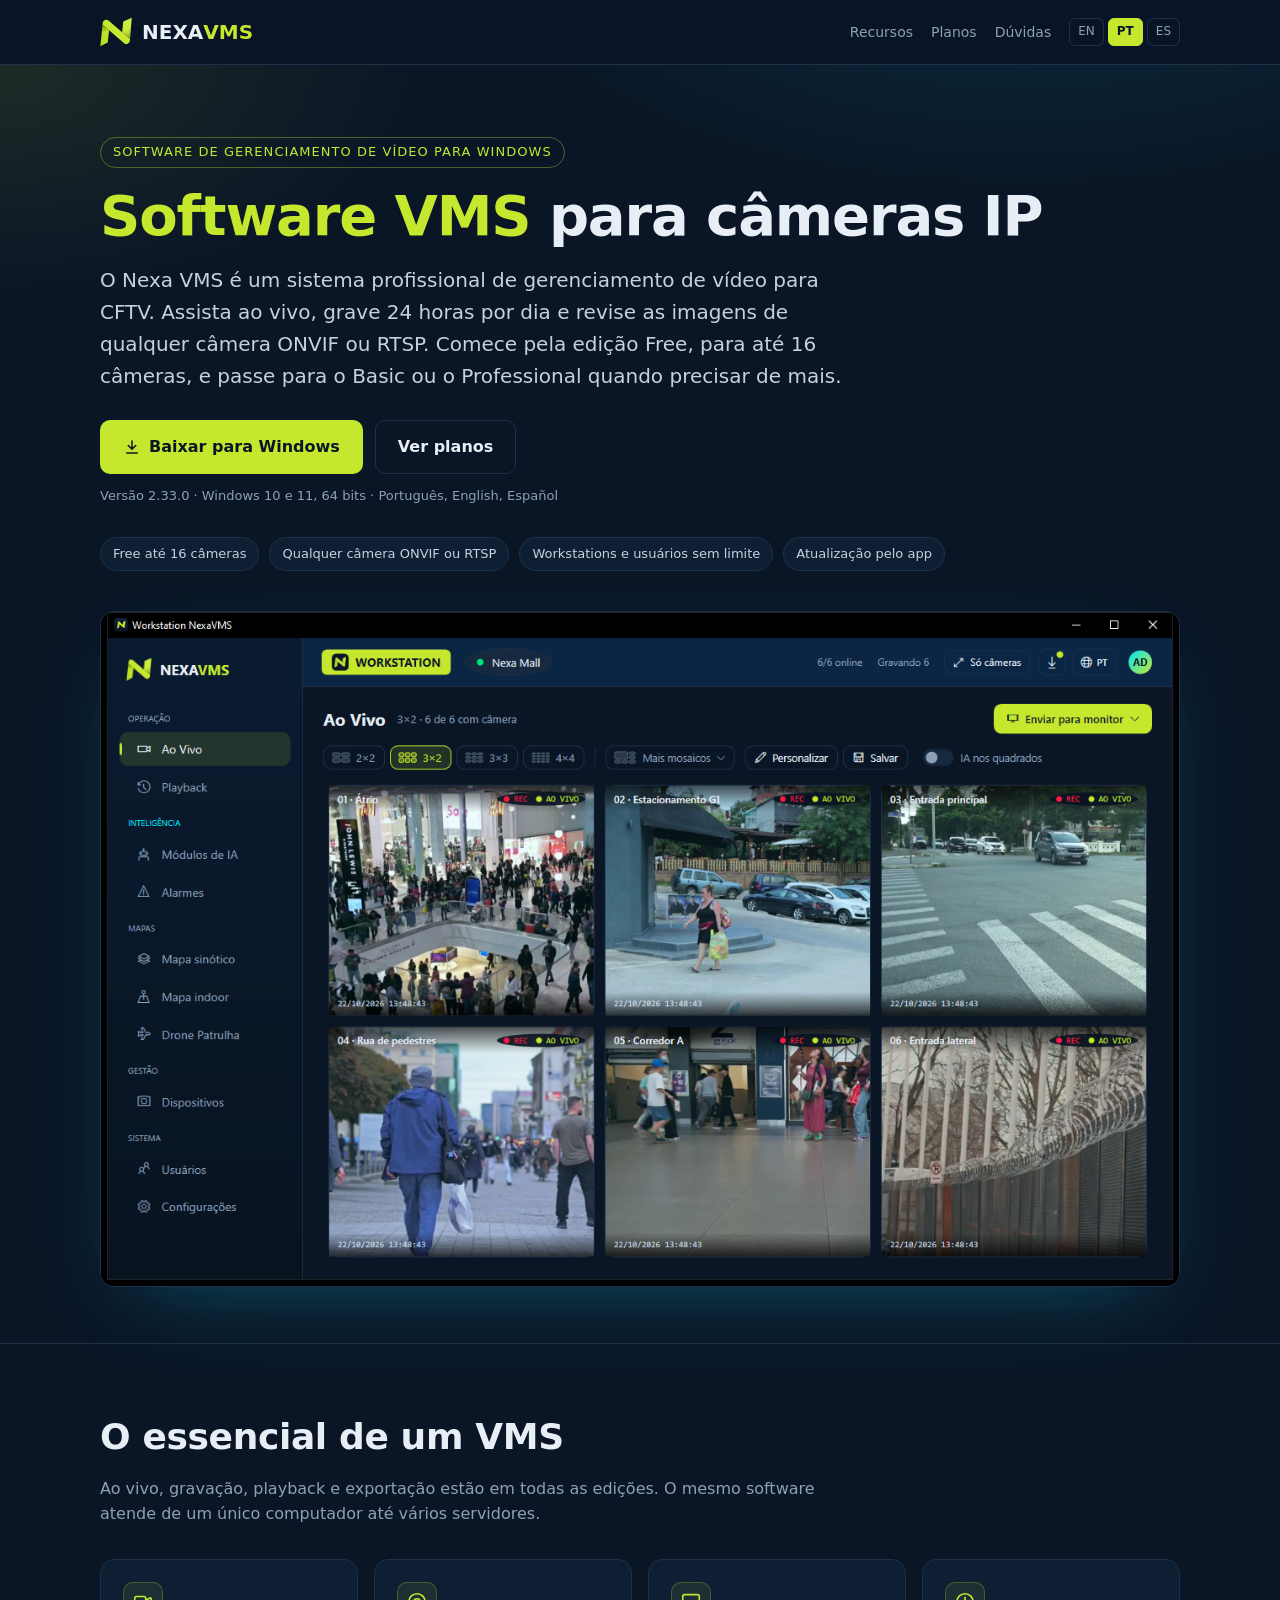
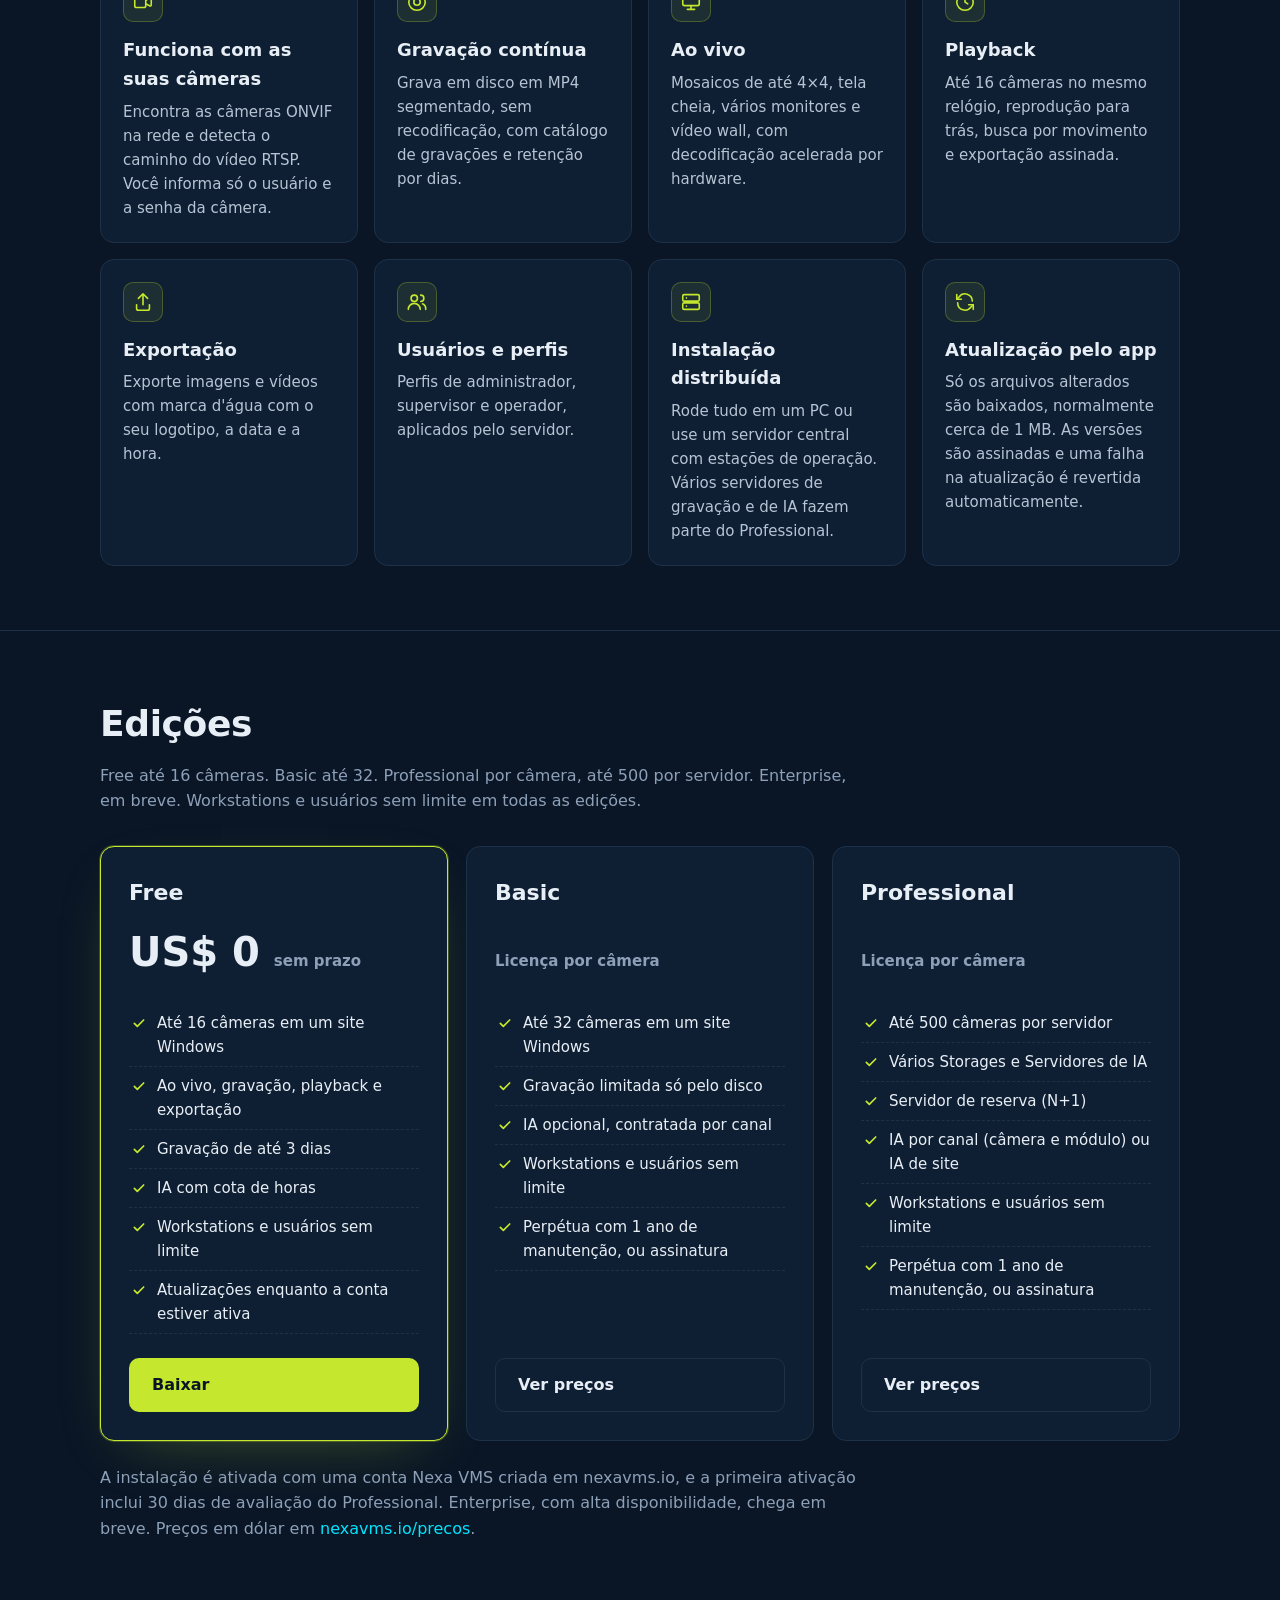
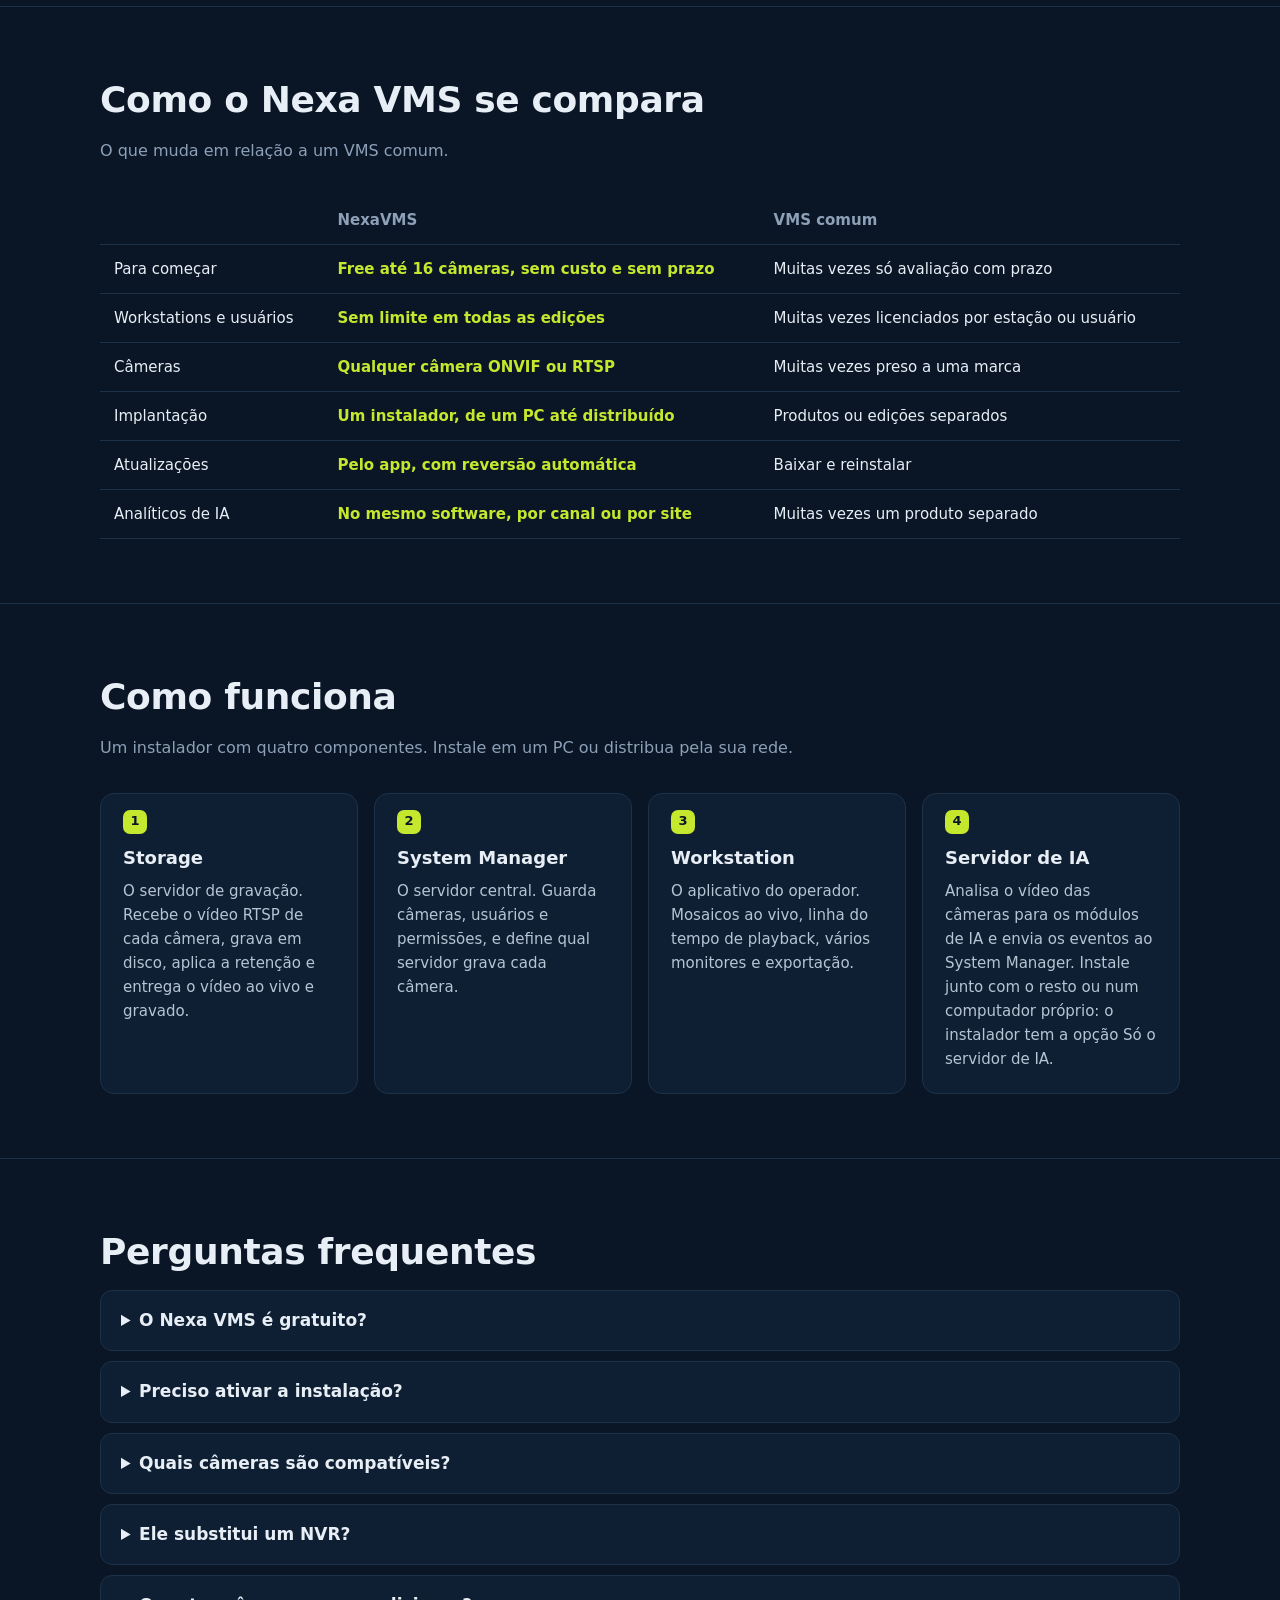
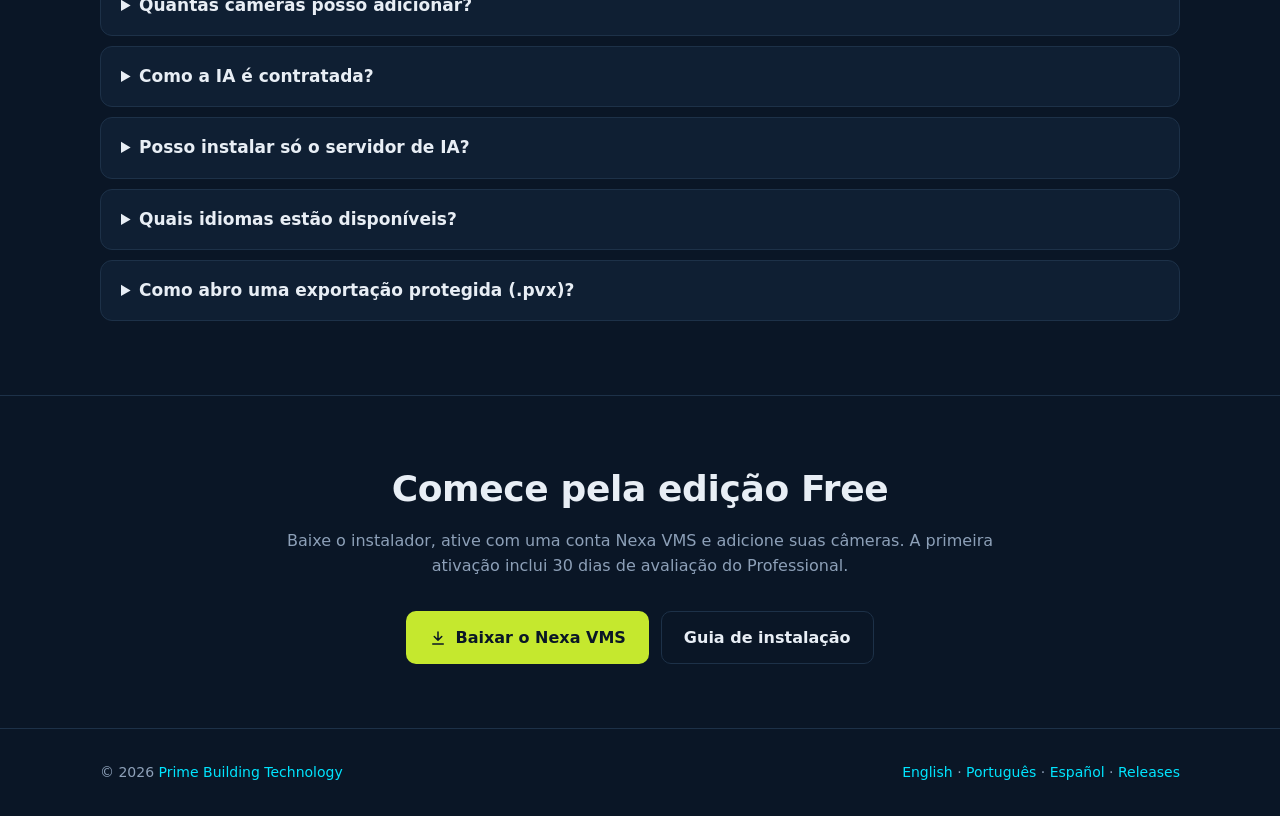
<file: docs/pt/index.html>
<!doctype html>
<html lang="pt-BR">
<head>
<meta charset="utf-8">
<meta name="viewport" content="width=device-width, initial-scale=1">
<title>NexaVMS | Software VMS para câmeras IP e CFTV</title>
<meta name="description" content="Software de gerenciamento de vídeo (VMS) para Windows. Ao vivo, gravação contínua, playback e exportação para qualquer câmera IP ONVIF ou RTSP. Edição Free para até 16 câmeras.">
<link rel="canonical" href="https://daniel1ux.github.io/Prime-VMS-Public/pt/">
<link rel="alternate" hreflang="en" href="https://daniel1ux.github.io/Prime-VMS-Public/">
<link rel="alternate" hreflang="pt-BR" href="https://daniel1ux.github.io/Prime-VMS-Public/pt/">
<link rel="alternate" hreflang="es" href="https://daniel1ux.github.io/Prime-VMS-Public/es/">
<link rel="alternate" hreflang="x-default" href="https://daniel1ux.github.io/Prime-VMS-Public/">
<meta name="theme-color" content="#0a1626">
<meta property="og:type" content="website">
<meta property="og:site_name" content="NexaVMS">
<meta property="og:title" content="NexaVMS | Software VMS para câmeras IP">
<meta property="og:description" content="Ao vivo, gravação contínua, playback e exportação para qualquer câmera ONVIF ou RTSP. Free até 16 câmeras, Basic até 32 e Professional por câmera.">
<meta property="og:url" content="https://daniel1ux.github.io/Prime-VMS-Public/pt/">
<meta property="og:image" content="https://daniel1ux.github.io/Prime-VMS-Public/assets/og.png">
<meta property="og:locale" content="pt_BR">
<meta property="og:locale:alternate" content="en_US">
<meta property="og:locale:alternate" content="es_ES">
<meta name="twitter:card" content="summary_large_image">
<link rel="icon" href="../assets/favicon.svg" type="image/svg+xml">
<link rel="stylesheet" href="../assets/site.css">
<script type="application/ld+json">
{
  "@context": "https://schema.org",
  "@type": "SoftwareApplication",
  "name": "NexaVMS",
  "description": "Software de gerenciamento de vídeo (VMS) para câmeras IP: ao vivo, gravação contínua, playback e exportação. Edição Free até 16 câmeras, Basic até 32 e Professional por câmera, até 500 por servidor. Workstations e usuários sem limite em todas as edições.",
  "applicationCategory": "SecurityApplication",
  "applicationSubCategory": "Software de gerenciamento de vídeo (VMS)",
  "operatingSystem": "Windows 10, Windows 11",
  "softwareVersion": "2.33.0",
  "inLanguage": ["pt-BR", "en", "es"],
  "downloadUrl": "https://github.com/Daniel1ux/Prime-VMS-Public/releases/latest",
  "url": "https://daniel1ux.github.io/Prime-VMS-Public/pt/",
  "image": "https://daniel1ux.github.io/Prime-VMS-Public/assets/workstation-pt.png",
  "offers": { "@type": "Offer", "name": "Nexa VMS Free", "description": "Edição Free: até 16 câmeras em um site Windows, gravação de até 3 dias, sem prazo.", "price": "0", "priceCurrency": "USD", "category": "free", "url": "https://nexavms.io/precos" },
  "publisher": { "@type": "Organization", "name": "Prime Building Technology", "url": "https://primebr.com.br/" }
}
</script>
<script type="application/ld+json">
{
  "@context": "https://schema.org",
  "@type": "FAQPage",
  "mainEntity": [
    { "@type": "Question", "name": "O Nexa VMS é gratuito?", "acceptedAnswer": { "@type": "Answer", "text": "A edição Free é gratuita e sem prazo, para até 16 câmeras em um site Windows, com gravação de até 3 dias e uma cota de horas de IA. Basic e Professional são vendidos por câmera, como licença perpétua com 1 ano de manutenção ou como assinatura. Os preços, em dólar, estão em nexavms.io/precos." } },
    { "@type": "Question", "name": "Preciso ativar a instalação?", "acceptedAnswer": { "@type": "Answer", "text": "Sim. A instalação é ativada pelo Console do System Manager com uma conta Nexa VMS criada em nexavms.io. Sem ativação, o sistema não grava nem mostra vídeo. A primeira ativação inclui 30 dias de avaliação do Professional; depois, a instalação volta para o Free se nenhuma licença for comprada." } },
    { "@type": "Question", "name": "Quais câmeras são compatíveis?", "acceptedAnswer": { "@type": "Answer", "text": "Qualquer câmera IP com ONVIF ou RTSP. O Nexa VMS encontra as câmeras ONVIF na rede e detecta o caminho do vídeo." } },
    { "@type": "Question", "name": "Ele substitui um NVR?", "acceptedAnswer": { "@type": "Answer", "text": "O Nexa VMS grava as câmeras IP direto em um PC ou servidor Windows, com retenção por dias. Também grava a partir de gravadores existentes que disponibilizam RTSP." } },
    { "@type": "Question", "name": "Quantas câmeras posso adicionar?", "acceptedAnswer": { "@type": "Answer", "text": "Até 16 no Free e até 32 no Basic. No Professional, a licença é por câmera, até 500 por servidor, com vários Storages e Servidores de IA e servidor de reserva (N+1). A edição Enterprise, com alta disponibilidade, está em breve." } },
    { "@type": "Question", "name": "Como a IA é contratada?", "acceptedAnswer": { "@type": "Answer", "text": "Os analíticos de vídeo (contagem de pessoas, reconhecimento facial, placas, busca inteligente e proteção de perímetro) são contratados por canal, ou seja, por câmera e módulo, ou como IA de site. O Free inclui uma cota de horas de IA. No Free, o reconhecimento facial fica disponível só no modo demonstração e durante a avaliação." } },
    { "@type": "Question", "name": "Posso instalar só o servidor de IA?", "acceptedAnswer": { "@type": "Answer", "text": "Sim. No instalador, escolha Só o servidor de IA. Ele instala apenas o servidor de IA naquele computador, com nome, endereço e senha próprios, e pode conectá-lo a um System Manager que já existe na hora ou depois. Pode haver vários servidores de IA." } },
    { "@type": "Question", "name": "Quais idiomas estão disponíveis?", "acceptedAnswer": { "@type": "Answer", "text": "Português (Brasil), inglês e espanhol, nos apps, no instalador e nas notas de versão." } }
  ]
}
</script>
</head>
<body>
<header class="top">
  <div class="wrap">
    <a class="brand" href="./"><img class="logo-n" src="../assets/nexavms-n.svg" width="32" height="32" alt=""><span>NEXA<b>VMS</b></span></a>
    <nav>
      <a class="hide-sm" href="#recursos">Recursos</a>
      <a class="hide-sm" href="#planos">Planos</a>
      <a class="hide-sm" href="#faq">Dúvidas</a>
      <span class="langs"><a href="../" hreflang="en">EN</a><a href="./" aria-current="page" hreflang="pt-BR">PT</a><a href="../es/" hreflang="es">ES</a></span>
    </nav>
  </div>
</header>

<main>
<div class="hero">
  <div class="wrap">
    <span class="eyebrow">Software de gerenciamento de vídeo para Windows</span>
    <h1><em>Software VMS</em> para câmeras IP</h1>
    <p class="lead">O Nexa VMS é um sistema profissional de gerenciamento de vídeo para CFTV. Assista ao vivo, grave 24 horas por dia e revise as imagens de qualquer câmera ONVIF ou RTSP. Comece pela edição Free, para até 16 câmeras, e passe para o Basic ou o Professional quando precisar de mais.</p>
    <div class="cta">
      <a class="btn btn-primary" href="https://github.com/Daniel1ux/Prime-VMS-Public/releases/latest"><svg viewBox="0 0 24 24" aria-hidden="true"><path d="M12 4v11M7 10l5 5 5-5M5 20h14"/></svg>Baixar para Windows</a>
      <a class="btn btn-ghost" href="#planos">Ver planos</a>
      <small>Versão 2.33.0 · Windows 10 e 11, 64 bits · Português, English, Español</small>
    </div>
    <div class="trust">
      <span>Free até 16 câmeras</span><span>Qualquer câmera ONVIF ou RTSP</span><span>Workstations e usuários sem limite</span><span>Atualização pelo app</span>
    </div>
    <img class="shot" src="../assets/workstation-pt.png" width="1280" height="800" alt="Workstation do Nexa VMS com mosaico ao vivo de câmeras IP">
  </div>
</div>

<section id="recursos">
  <div class="wrap">
    <h2>O essencial de um VMS</h2>
    <p class="sub">Ao vivo, gravação, playback e exportação estão em todas as edições. O mesmo software atende de um único computador até vários servidores.</p>
    <div class="grid">
      <div class="card"><div class="ico"><svg viewBox="0 0 24 24" aria-hidden="true"><path d="M15 10l4.55-2.28A1 1 0 0 1 21 8.62v6.76a1 1 0 0 1-1.45.9L15 14"/><rect x="3" y="6" width="12" height="12" rx="2"/></svg></div><h3>Funciona com as suas câmeras</h3><p>Encontra as câmeras ONVIF na rede e detecta o caminho do vídeo RTSP. Você informa só o usuário e a senha da câmera.</p></div>
      <div class="card"><div class="ico"><svg viewBox="0 0 24 24" aria-hidden="true"><circle cx="12" cy="12" r="9"/><circle cx="12" cy="12" r="3.5"/></svg></div><h3>Gravação contínua</h3><p>Grava em disco em MP4 segmentado, sem recodificação, com catálogo de gravações e retenção por dias.</p></div>
      <div class="card"><div class="ico"><svg viewBox="0 0 24 24" aria-hidden="true"><rect x="3" y="4" width="18" height="12" rx="2"/><path d="M8 20h8M12 16v4"/></svg></div><h3>Ao vivo</h3><p>Mosaicos de até 4×4, tela cheia, vários monitores e vídeo wall, com decodificação acelerada por hardware.</p></div>
      <div class="card"><div class="ico"><svg viewBox="0 0 24 24" aria-hidden="true"><circle cx="12" cy="12" r="9"/><path d="M12 7v5l3 2"/></svg></div><h3>Playback</h3><p>Até 16 câmeras no mesmo relógio, reprodução para trás, busca por movimento e exportação assinada.</p></div>
      <div class="card"><div class="ico"><svg viewBox="0 0 24 24" aria-hidden="true"><path d="M12 15V3M7 8l5-5 5 5"/><path d="M5 15v4a2 2 0 0 0 2 2h10a2 2 0 0 0 2-2v-4"/></svg></div><h3>Exportação</h3><p>Exporte imagens e vídeos com marca d'água com o seu logotipo, a data e a hora.</p></div>
      <div class="card"><div class="ico"><svg viewBox="0 0 24 24" aria-hidden="true"><circle cx="9" cy="8" r="3.5"/><path d="M2.5 20a6.5 6.5 0 0 1 13 0"/><path d="M16 4.5a3.5 3.5 0 0 1 0 7M18 14a6 6 0 0 1 3.5 6"/></svg></div><h3>Usuários e perfis</h3><p>Perfis de administrador, supervisor e operador, aplicados pelo servidor.</p></div>
      <div class="card"><div class="ico"><svg viewBox="0 0 24 24" aria-hidden="true"><rect x="3" y="4" width="18" height="7" rx="1.5"/><rect x="3" y="13" width="18" height="7" rx="1.5"/><path d="M7 7.5h.01M7 16.5h.01"/></svg></div><h3>Instalação distribuída</h3><p>Rode tudo em um PC ou use um servidor central com estações de operação. Vários servidores de gravação e de IA fazem parte do Professional.</p></div>
      <div class="card"><div class="ico"><svg viewBox="0 0 24 24" aria-hidden="true"><path d="M20 11a8 8 0 0 0-14.5-4.5L3 9"/><path d="M3 4v5h5"/><path d="M4 13a8 8 0 0 0 14.5 4.5L21 15"/><path d="M21 20v-5h-5"/></svg></div><h3>Atualização pelo app</h3><p>Só os arquivos alterados são baixados, normalmente cerca de 1 MB. As versões são assinadas e uma falha na atualização é revertida automaticamente.</p></div>
    </div>
  </div>
</section>

<section id="planos">
  <div class="wrap">
    <h2>Edições</h2>
    <p class="sub">Free até 16 câmeras. Basic até 32. Professional por câmera, até 500 por servidor. Enterprise, em breve. Workstations e usuários sem limite em todas as edições.</p>
    <div class="plans">
      <div class="plan free">
        <h3>Free</h3>
        <div class="price">US$ 0 <small>sem prazo</small></div>
        <ul>
          <li>Até 16 câmeras em um site Windows</li>
          <li>Ao vivo, gravação, playback e exportação</li>
          <li>Gravação de até 3 dias</li>
          <li>IA com cota de horas</li>
          <li>Workstations e usuários sem limite</li>
          <li>Atualizações enquanto a conta estiver ativa</li>
        </ul>
        <a class="btn btn-primary" href="https://github.com/Daniel1ux/Prime-VMS-Public/releases/latest">Baixar</a>
      </div>
      <div class="plan">
        <h3>Basic</h3>
        <div class="price"><small>Licença por câmera</small></div>
        <ul>
          <li>Até 32 câmeras em um site Windows</li>
          <li>Gravação limitada só pelo disco</li>
          <li>IA opcional, contratada por canal</li>
          <li>Workstations e usuários sem limite</li>
          <li>Perpétua com 1 ano de manutenção, ou assinatura</li>
        </ul>
        <a class="btn btn-ghost" href="https://nexavms.io/precos">Ver preços</a>
      </div>
      <div class="plan">
        <h3>Professional</h3>
        <div class="price"><small>Licença por câmera</small></div>
        <ul>
          <li>Até 500 câmeras por servidor</li>
          <li>Vários Storages e Servidores de IA</li>
          <li>Servidor de reserva (N+1)</li>
          <li>IA por canal (câmera e módulo) ou IA de site</li>
          <li>Workstations e usuários sem limite</li>
          <li>Perpétua com 1 ano de manutenção, ou assinatura</li>
        </ul>
        <a class="btn btn-ghost" href="https://nexavms.io/precos">Ver preços</a>
      </div>
    </div>
    <p class="sub" style="margin:24px 0 0">A instalação é ativada com uma conta Nexa VMS criada em nexavms.io, e a primeira ativação inclui 30 dias de avaliação do Professional. Enterprise, com alta disponibilidade, chega em breve. Preços em dólar em <a href="https://nexavms.io/precos">nexavms.io/precos</a>.</p>
  </div>
</section>

<section>
  <div class="wrap">
    <h2>Como o Nexa VMS se compara</h2>
    <p class="sub">O que muda em relação a um VMS comum.</p>
    <div class="table-wrap">
      <table>
        <thead><tr><th></th><th>NexaVMS</th><th>VMS comum</th></tr></thead>
        <tbody>
          <tr><td>Para começar</td><td class="us">Free até 16 câmeras, sem custo e sem prazo</td><td>Muitas vezes só avaliação com prazo</td></tr>
          <tr><td>Workstations e usuários</td><td class="us">Sem limite em todas as edições</td><td>Muitas vezes licenciados por estação ou usuário</td></tr>
          <tr><td>Câmeras</td><td class="us">Qualquer câmera ONVIF ou RTSP</td><td>Muitas vezes preso a uma marca</td></tr>
          <tr><td>Implantação</td><td class="us">Um instalador, de um PC até distribuído</td><td>Produtos ou edições separados</td></tr>
          <tr><td>Atualizações</td><td class="us">Pelo app, com reversão automática</td><td>Baixar e reinstalar</td></tr>
          <tr><td>Analíticos de IA</td><td class="us">No mesmo software, por canal ou por site</td><td>Muitas vezes um produto separado</td></tr>
        </tbody>
      </table>
    </div>
  </div>
</section>

<section>
  <div class="wrap">
    <h2>Como funciona</h2>
    <p class="sub">Um instalador com quatro componentes. Instale em um PC ou distribua pela sua rede.</p>
    <div class="flow">
      <div class="card"><h3>Storage</h3><p>O servidor de gravação. Recebe o vídeo RTSP de cada câmera, grava em disco, aplica a retenção e entrega o vídeo ao vivo e gravado.</p></div>
      <div class="card"><h3>System Manager</h3><p>O servidor central. Guarda câmeras, usuários e permissões, e define qual servidor grava cada câmera.</p></div>
      <div class="card"><h3>Workstation</h3><p>O aplicativo do operador. Mosaicos ao vivo, linha do tempo de playback, vários monitores e exportação.</p></div>
      <div class="card"><h3>Servidor de IA</h3><p>Analisa o vídeo das câmeras para os módulos de IA e envia os eventos ao System Manager. Instale junto com o resto ou num computador próprio: o instalador tem a opção Só o servidor de IA.</p></div>
    </div>
  </div>
</section>

<section id="faq">
  <div class="wrap">
    <h2>Perguntas frequentes</h2>
    <details><summary>O Nexa VMS é gratuito?</summary><p>A edição Free é gratuita e sem prazo, para até 16 câmeras em um site Windows, com gravação de até 3 dias e uma cota de horas de IA. Basic e Professional são vendidos por câmera, como licença perpétua com 1 ano de manutenção ou como assinatura. Os preços, em dólar, estão em <a href="https://nexavms.io/precos">nexavms.io/precos</a>.</p></details>
    <details><summary>Preciso ativar a instalação?</summary><p>Sim. A instalação é ativada pelo Console do System Manager com uma conta Nexa VMS criada em <a href="https://nexavms.io/">nexavms.io</a>. Sem ativação, o sistema não grava nem mostra vídeo. A primeira ativação inclui 30 dias de avaliação do Professional; depois, a instalação volta para o Free se nenhuma licença for comprada.</p></details>
    <details><summary>Quais câmeras são compatíveis?</summary><p>Qualquer câmera IP com ONVIF ou RTSP. O Nexa VMS encontra as câmeras ONVIF na rede e detecta o caminho do vídeo.</p></details>
    <details><summary>Ele substitui um NVR?</summary><p>O Nexa VMS grava as câmeras IP direto em um PC ou servidor Windows, com retenção por dias. Também grava a partir de gravadores existentes que disponibilizam RTSP.</p></details>
    <details><summary>Quantas câmeras posso adicionar?</summary><p>Até 16 no Free e até 32 no Basic. No Professional, a licença é por câmera, até 500 por servidor, com vários Storages e Servidores de IA e servidor de reserva (N+1). A edição Enterprise, com alta disponibilidade, está em breve.</p></details>
    <details><summary>Como a IA é contratada?</summary><p>Os analíticos de vídeo (contagem de pessoas, reconhecimento facial, placas, busca inteligente e proteção de perímetro) são contratados por canal, ou seja, por câmera e módulo, ou como IA de site. O Free inclui uma cota de horas de IA. No Free, o reconhecimento facial fica disponível só no modo demonstração e durante a avaliação.</p></details>
    <details><summary>Posso instalar só o servidor de IA?</summary><p>Sim. No instalador, escolha Só o servidor de IA. Ele instala apenas o servidor de IA naquele computador, com nome, endereço e senha próprios, e pode conectá-lo a um System Manager que já existe na hora ou depois. Pode haver vários servidores de IA.</p></details>
    <details><summary>Quais idiomas estão disponíveis?</summary><p>Português (Brasil), inglês e espanhol, nos apps, no instalador e nas notas de versão.</p></details>
    <details><summary>Como abro uma exportação protegida (.pvx)?</summary><p>A exportação protegida é cifrada com senha e só abre no Nexa Player, gratuito, para Windows. <a href="https://github.com/Daniel1ux/Prime-VMS-Public/releases/latest/download/NexaPlayer-win-x64.zip">Baixe o Nexa Player</a>, extraia o zip, abra o PrimePlayer.exe, escolha o arquivo .pvx e digite a senha. O Nexa Player mostra se cada vídeo está íntegro e assinado.</p></details>
  </div>
</section>

<section class="final">
  <div class="wrap">
    <h2>Comece pela edição Free</h2>
    <p class="sub" style="margin-left:auto;margin-right:auto">Baixe o instalador, ative com uma conta Nexa VMS e adicione suas câmeras. A primeira ativação inclui 30 dias de avaliação do Professional.</p>
    <div class="cta">
      <a class="btn btn-primary" href="https://github.com/Daniel1ux/Prime-VMS-Public/releases/latest"><svg viewBox="0 0 24 24" aria-hidden="true"><path d="M12 4v11M7 10l5 5 5-5M5 20h14"/></svg>Baixar o Nexa VMS</a>
      <a class="btn btn-ghost" href="https://github.com/Daniel1ux/Prime-VMS-Public/blob/main/README.pt-BR.md">Guia de instalação</a>
    </div>
  </div>
</section>
</main>

<footer>
  <div class="wrap">
    <span>© 2026 <a href="https://primebr.com.br/">Prime Building Technology</a></span>
    <span><a href="../">English</a> · <a href="./">Português</a> · <a href="../es/">Español</a> · <a href="https://github.com/Daniel1ux/Prime-VMS-Public/releases">Releases</a></span>
  </div>
</footer>
</body>
</html>
</file>
<file: docs/assets/site.css>
:root {
  --bg: #0a1626;
  --surface: #0f1f33;
  --elevated: #16293f;
  --navy: #0b2545;
  --line: #1d3148;
  --lime: #c5e82e;
  --lime-hover: #b2d419;
  --cyan: #00e5ff;
  --text: #e8eef5;
  --muted: #8da0b8;
  --radius: 14px;
  --max: 1120px;
}
* { box-sizing: border-box; }
html { scroll-behavior: smooth; }
body {
  margin: 0;
  background: var(--bg);
  color: var(--text);
  font: 16px/1.6 "Segoe UI", system-ui, -apple-system, Roboto, "Helvetica Neue", Arial, sans-serif;
  -webkit-font-smoothing: antialiased;
}
a { color: var(--cyan); text-decoration: none; }
a:hover { text-decoration: underline; }
img { max-width: 100%; height: auto; display: block; }
.wrap { max-width: var(--max); margin: 0 auto; padding: 0 20px; }

/* topo */
.top { position: sticky; top: 0; z-index: 10; background: rgba(10, 22, 38, .92); backdrop-filter: blur(8px); border-bottom: 1px solid var(--line); }
.top .wrap { display: flex; align-items: center; gap: 16px; height: 64px; }
.brand { display: flex; align-items: center; gap: 10px; font-weight: 800; font-size: 20px; color: var(--text); }
.brand:hover { text-decoration: none; }
.logo { width: 32px; height: 32px; border-radius: 9px; background: var(--lime); color: var(--bg); display: grid; place-items: center; font-weight: 900; font-size: 19px; }
.logo-n { width: 32px; height: 32px; display: block; }
.brand b { color: var(--lime); }
.top nav { margin-left: auto; display: flex; align-items: center; gap: 18px; font-size: 14px; }
.top nav a { color: var(--muted); }
.top nav a:hover { color: var(--text); text-decoration: none; }
.langs { display: flex; gap: 4px; }
.langs a { padding: 3px 8px; border: 1px solid var(--line); border-radius: 6px; font-size: 12px; color: var(--muted); }
.langs a[aria-current="page"] { background: var(--lime); border-color: var(--lime); color: var(--bg); font-weight: 700; }

/* botões */
.btn { display: inline-flex; align-items: center; gap: 8px; padding: 13px 22px; border-radius: 10px; font-weight: 700; font-size: 16px; border: 1px solid transparent; }
.btn:hover { text-decoration: none; }
.btn-primary { background: var(--lime); color: var(--bg); }
.btn-primary:hover { background: var(--lime-hover); }
.btn-ghost { border-color: var(--line); color: var(--text); }
.btn-ghost:hover { border-color: var(--lime); background: var(--elevated); }

/* hero */
.hero { padding: 72px 0 56px; background: radial-gradient(900px 420px at 80% -10%, rgba(0, 229, 255, .12), transparent 60%), radial-gradient(700px 380px at 0% 0%, rgba(197, 232, 46, .10), transparent 60%); }
.eyebrow { display: inline-block; font-size: 13px; letter-spacing: .08em; text-transform: uppercase; color: var(--lime); border: 1px solid rgba(197, 232, 46, .35); border-radius: 999px; padding: 4px 12px; margin-bottom: 18px; }
.hero h1 { font-size: clamp(34px, 5vw, 56px); line-height: 1.08; margin: 0 0 18px; letter-spacing: -.02em; }
.hero h1 em { font-style: normal; color: var(--lime); }
.hero p.lead { font-size: clamp(17px, 2vw, 20px); color: #c4d1e0; max-width: 760px; margin: 0 0 28px; }
.cta { display: flex; flex-wrap: wrap; gap: 12px; align-items: center; }
.cta small { color: var(--muted); font-size: 13px; width: 100%; }
.trust { display: flex; flex-wrap: wrap; gap: 10px; margin-top: 30px; }
.trust span { font-size: 13px; color: #c4d1e0; background: var(--surface); border: 1px solid var(--line); padding: 6px 12px; border-radius: 999px; }

/* seções */
section { padding: 64px 0; border-top: 1px solid var(--line); }
section h2 { font-size: clamp(26px, 3.4vw, 36px); margin: 0 0 10px; letter-spacing: -.01em; }
section .sub { color: var(--muted); margin: 0 0 32px; max-width: 760px; }
.grid { display: grid; gap: 16px; grid-template-columns: repeat(auto-fit, minmax(240px, 1fr)); }
.card { background: var(--surface); border: 1px solid var(--line); border-radius: var(--radius); padding: 22px; }
.card h3 { margin: 6px 0 6px; font-size: 18px; }
.card p { margin: 0; color: #b6c4d4; font-size: 15px; }
.ico { width: 40px; height: 40px; border-radius: 10px; background: rgba(197, 232, 46, .08); border: 1px solid rgba(197, 232, 46, .25); display: grid; place-items: center; margin-bottom: 14px; }
.ico svg { width: 22px; height: 22px; fill: none; stroke: var(--lime); stroke-width: 1.75; stroke-linecap: round; stroke-linejoin: round; }
.btn svg { width: 18px; height: 18px; fill: none; stroke: currentColor; stroke-width: 2; stroke-linecap: round; stroke-linejoin: round; }

/* planos */
.plans { display: grid; gap: 18px; grid-template-columns: repeat(auto-fit, minmax(300px, 1fr)); }
.plan { background: var(--surface); border: 1px solid var(--line); border-radius: var(--radius); padding: 28px; display: flex; flex-direction: column; }
.plan.free { border-color: var(--lime); box-shadow: 0 0 0 1px rgba(197, 232, 46, .25), 0 20px 60px -30px rgba(197, 232, 46, .35); }
.plan h3 { margin: 0; font-size: 22px; }
.price { font-size: 40px; font-weight: 800; margin: 10px 0 2px; }
.price small { font-size: 15px; font-weight: 600; color: var(--muted); }
.plan ul { list-style: none; padding: 0; margin: 18px 0 24px; flex: 1; }
.plan li { padding: 7px 0 7px 28px; position: relative; border-bottom: 1px dashed var(--line); font-size: 15px; }
.plan li::before { content: ""; position: absolute; left: 2px; top: 11px; width: 16px; height: 16px; background: var(--lime); -webkit-mask: url("data:image/svg+xml,%3Csvg xmlns='http://www.w3.org/2000/svg' viewBox='0 0 24 24' fill='none' stroke='black' stroke-width='2.5' stroke-linecap='round' stroke-linejoin='round'%3E%3Cpath d='M5 12.5l4.5 4.5L19 7.5'/%3E%3C/svg%3E") center / contain no-repeat; mask: url("data:image/svg+xml,%3Csvg xmlns='http://www.w3.org/2000/svg' viewBox='0 0 24 24' fill='none' stroke='black' stroke-width='2.5' stroke-linecap='round' stroke-linejoin='round'%3E%3Cpath d='M5 12.5l4.5 4.5L19 7.5'/%3E%3C/svg%3E") center / contain no-repeat; }
.plan li.soon::before { background: var(--muted); -webkit-mask: none; mask: none; width: 7px; height: 7px; border-radius: 50%; top: 15px; left: 6px; }
.tag { font-size: 11px; color: var(--cyan); border: 1px solid rgba(0, 229, 255, .4); border-radius: 999px; padding: 1px 8px; margin-left: 6px; white-space: nowrap; }

/* comparação */
.table-wrap { overflow-x: auto; }
table { width: 100%; border-collapse: collapse; font-size: 15px; min-width: 560px; }
th, td { text-align: left; padding: 12px 14px; border-bottom: 1px solid var(--line); }
th { color: var(--muted); font-weight: 600; }
td.us { color: var(--lime); font-weight: 600; }

/* como funciona */
.flow { display: grid; gap: 16px; grid-template-columns: repeat(auto-fit, minmax(220px, 1fr)); counter-reset: s; }
.flow .card { position: relative; padding-top: 44px; }
.flow .card::before { counter-increment: s; content: counter(s); position: absolute; top: 16px; left: 22px; width: 24px; height: 24px; border-radius: 7px; background: var(--lime); color: var(--bg); font-weight: 800; display: grid; place-items: center; font-size: 13px; }

/* screenshot */
.shot { margin-top: 40px; border: 1px solid var(--line); border-radius: var(--radius); overflow: hidden; box-shadow: 0 30px 80px -40px rgba(0, 229, 255, .35); }

/* faq */
details { background: var(--surface); border: 1px solid var(--line); border-radius: 12px; padding: 16px 20px; margin-bottom: 10px; }
summary { cursor: pointer; font-weight: 600; font-size: 17px; }
details p { color: #b6c4d4; margin: 10px 0 0; }

/* final */
.final { text-align: center; }
.final .cta { justify-content: center; }
footer { border-top: 1px solid var(--line); padding: 32px 0; color: var(--muted); font-size: 14px; }
footer .wrap { display: flex; flex-wrap: wrap; gap: 16px; justify-content: space-between; }

@media (max-width: 720px) {
  .top nav .hide-sm { display: none; }
  .hero { padding: 48px 0 40px; }
  section { padding: 48px 0; }
}
</file>
